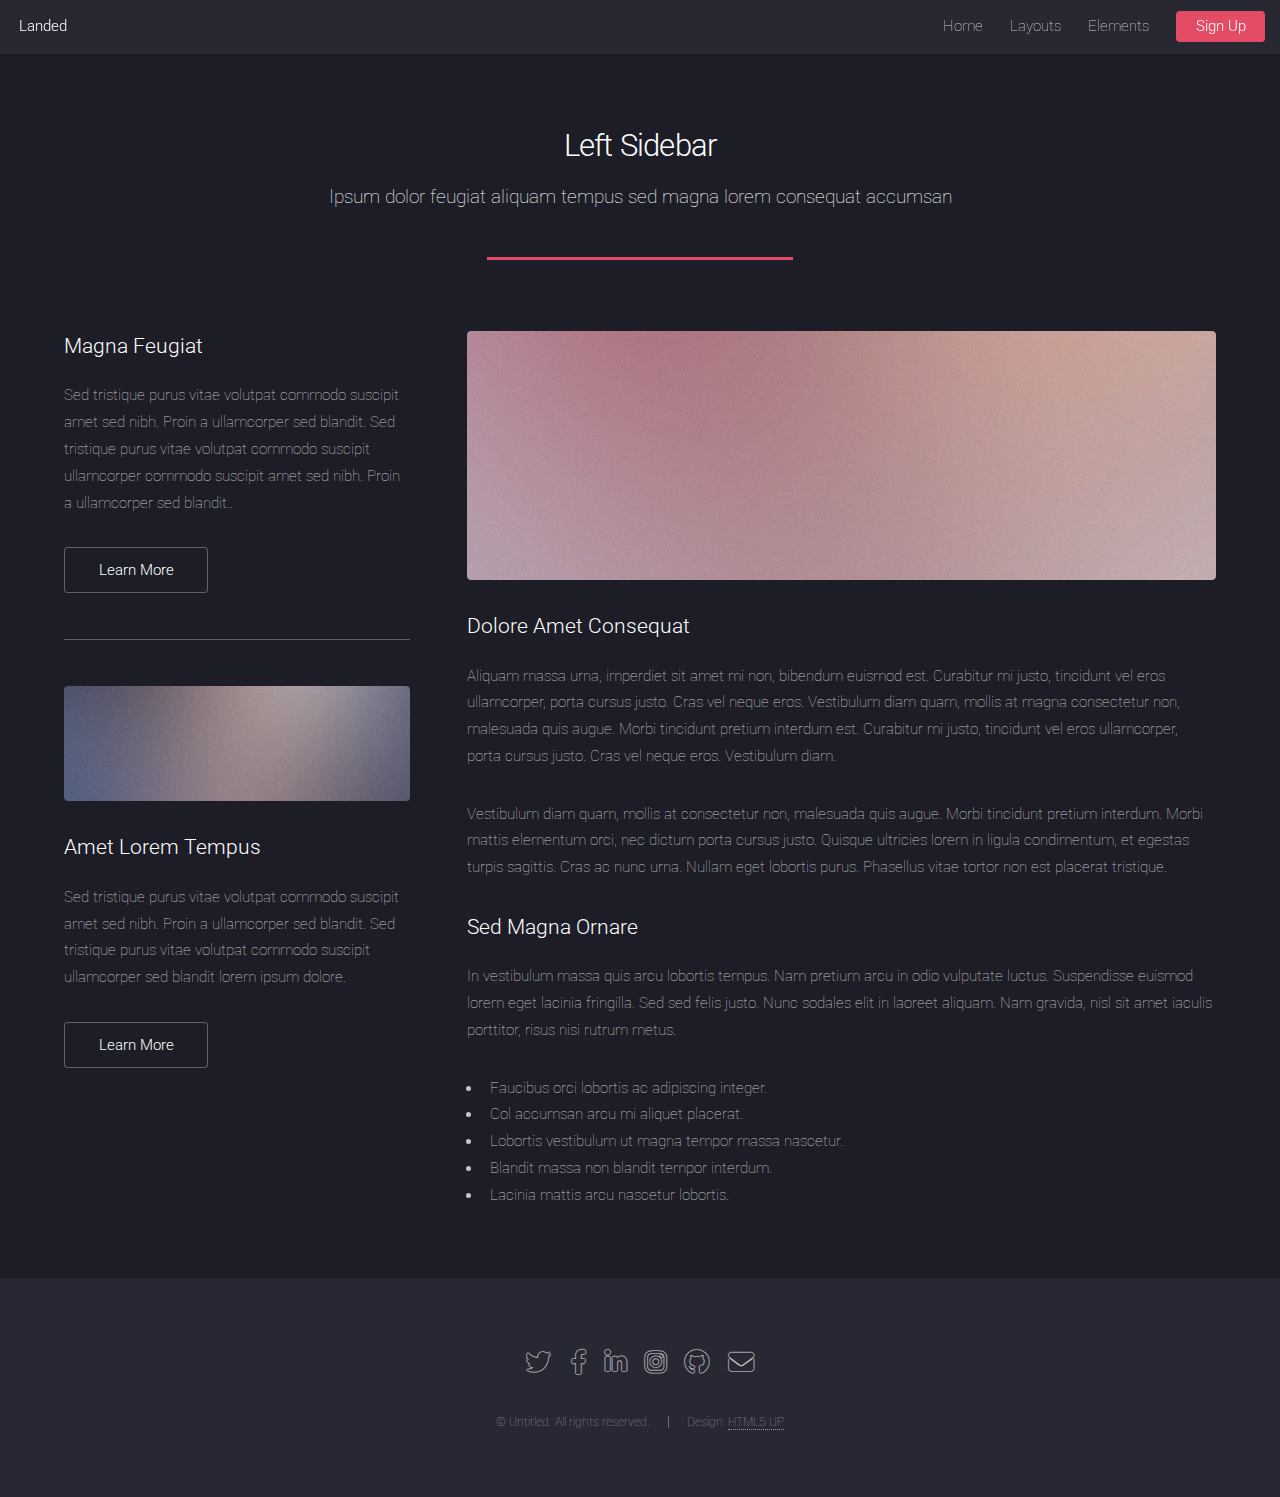
<file: left-sidebar.html>
<!DOCTYPE HTML>
<!--
	Landed by HTML5 UP
	html5up.net | @ajlkn
	Free for personal and commercial use under the CCA 3.0 license (html5up.net/license)
-->
<html>
	<head>
		<title>Left Sidebar - Landed by HTML5 UP</title>
		<meta charset="utf-8" />
		<meta name="viewport" content="width=device-width, initial-scale=1, user-scalable=no" />
		<link rel="stylesheet" href="assets/css/main.css" />
		<noscript><link rel="stylesheet" href="assets/css/noscript.css" /></noscript>
	</head>
	<body class="is-preload">
		<div id="page-wrapper">

			<!-- Header -->
				<header id="header">
					<h1 id="logo"><a href="index.html">Landed</a></h1>
					<nav id="nav">
						<ul>
							<li><a href="index.html">Home</a></li>
							<li>
								<a href="#">Layouts</a>
								<ul>
									<li><a href="left-sidebar.html">Left Sidebar</a></li>
									<li><a href="right-sidebar.html">Right Sidebar</a></li>
									<li><a href="no-sidebar.html">No Sidebar</a></li>
									<li>
										<a href="#">Submenu</a>
										<ul>
											<li><a href="#">Option 1</a></li>
											<li><a href="#">Option 2</a></li>
											<li><a href="#">Option 3</a></li>
											<li><a href="#">Option 4</a></li>
										</ul>
									</li>
								</ul>
							</li>
							<li><a href="elements.html">Elements</a></li>
							<li><a href="#" class="button primary">Sign Up</a></li>
						</ul>
					</nav>
				</header>

			<!-- Main -->
				<div id="main" class="wrapper style1">
					<div class="container">
						<header class="major">
							<h2>Left Sidebar</h2>
							<p>Ipsum dolor feugiat aliquam tempus sed magna lorem consequat accumsan</p>
						</header>
						<div class="row gtr-150">
							<div class="col-4 col-12-medium">

								<!-- Sidebar -->
									<section id="sidebar">
										<section>
											<h3>Magna Feugiat</h3>
											<p>Sed tristique purus vitae volutpat commodo suscipit amet sed nibh. Proin a ullamcorper sed blandit. Sed tristique purus vitae volutpat commodo suscipit ullamcorper commodo suscipit amet sed nibh. Proin a ullamcorper sed blandit..</p>
											<footer>
												<ul class="actions">
													<li><a href="#" class="button">Learn More</a></li>
												</ul>
											</footer>
										</section>
										<hr />
										<section>
											<a href="#" class="image fit"><img src="images/pic06.jpg" alt="" /></a>
											<h3>Amet Lorem Tempus</h3>
											<p>Sed tristique purus vitae volutpat commodo suscipit amet sed nibh. Proin a ullamcorper sed blandit. Sed tristique purus vitae volutpat commodo suscipit ullamcorper sed blandit lorem ipsum dolore.</p>
											<footer>
												<ul class="actions">
													<li><a href="#" class="button">Learn More</a></li>
												</ul>
											</footer>
										</section>
									</section>

							</div>
							<div class="col-8 col-12-medium imp-medium">

								<!-- Content -->
									<section id="content">
										<a href="#" class="image fit"><img src="images/pic05.jpg" alt="" /></a>
										<h3>Dolore Amet Consequat</h3>
										<p>Aliquam massa urna, imperdiet sit amet mi non, bibendum euismod est. Curabitur mi justo, tincidunt vel eros ullamcorper, porta cursus justo. Cras vel neque eros. Vestibulum diam quam, mollis at magna consectetur non, malesuada quis augue. Morbi tincidunt pretium interdum est. Curabitur mi justo, tincidunt vel eros ullamcorper, porta cursus justo. Cras vel neque eros. Vestibulum diam.</p>
										<p>Vestibulum diam quam, mollis at consectetur non, malesuada quis augue. Morbi tincidunt pretium interdum. Morbi mattis elementum orci, nec dictum porta cursus justo. Quisque ultricies lorem in ligula condimentum, et egestas turpis sagittis. Cras ac nunc urna. Nullam eget lobortis purus. Phasellus vitae tortor non est placerat tristique.</p>
										<h3>Sed Magna Ornare</h3>
										<p>In vestibulum massa quis arcu lobortis tempus. Nam pretium arcu in odio vulputate luctus. Suspendisse euismod lorem eget lacinia fringilla. Sed sed felis justo. Nunc sodales elit in laoreet aliquam. Nam gravida, nisl sit amet iaculis porttitor, risus nisi rutrum metus.</p>
										<ul>
											<li>Faucibus orci lobortis ac adipiscing integer.</li>
											<li>Col accumsan arcu mi aliquet placerat.</li>
											<li>Lobortis vestibulum ut magna tempor massa nascetur.</li>
											<li>Blandit massa non blandit tempor interdum.</li>
											<li>Lacinia mattis arcu nascetur lobortis.</li>
										</ul>
									</section>

							</div>
						</div>
					</div>
				</div>

			<!-- Footer -->
				<footer id="footer">
					<ul class="icons">
						<li><a href="#" class="icon brands alt fa-twitter"><span class="label">Twitter</span></a></li>
						<li><a href="#" class="icon brands alt fa-facebook-f"><span class="label">Facebook</span></a></li>
						<li><a href="#" class="icon brands alt fa-linkedin-in"><span class="label">LinkedIn</span></a></li>
						<li><a href="#" class="icon brands alt fa-instagram"><span class="label">Instagram</span></a></li>
						<li><a href="#" class="icon brands alt fa-github"><span class="label">GitHub</span></a></li>
						<li><a href="#" class="icon solid alt fa-envelope"><span class="label">Email</span></a></li>
					</ul>
					<ul class="copyright">
						<li>&copy; Untitled. All rights reserved.</li><li>Design: <a href="http://html5up.net">HTML5 UP</a></li>
					</ul>
				</footer>

		</div>

		<!-- Scripts -->
			<script src="assets/js/jquery.min.js"></script>
			<script src="assets/js/jquery.scrolly.min.js"></script>
			<script src="assets/js/jquery.dropotron.min.js"></script>
			<script src="assets/js/jquery.scrollex.min.js"></script>
			<script src="assets/js/browser.min.js"></script>
			<script src="assets/js/breakpoints.min.js"></script>
			<script src="assets/js/util.js"></script>
			<script src="assets/js/main.js"></script>

	</body>
</html>
</file>
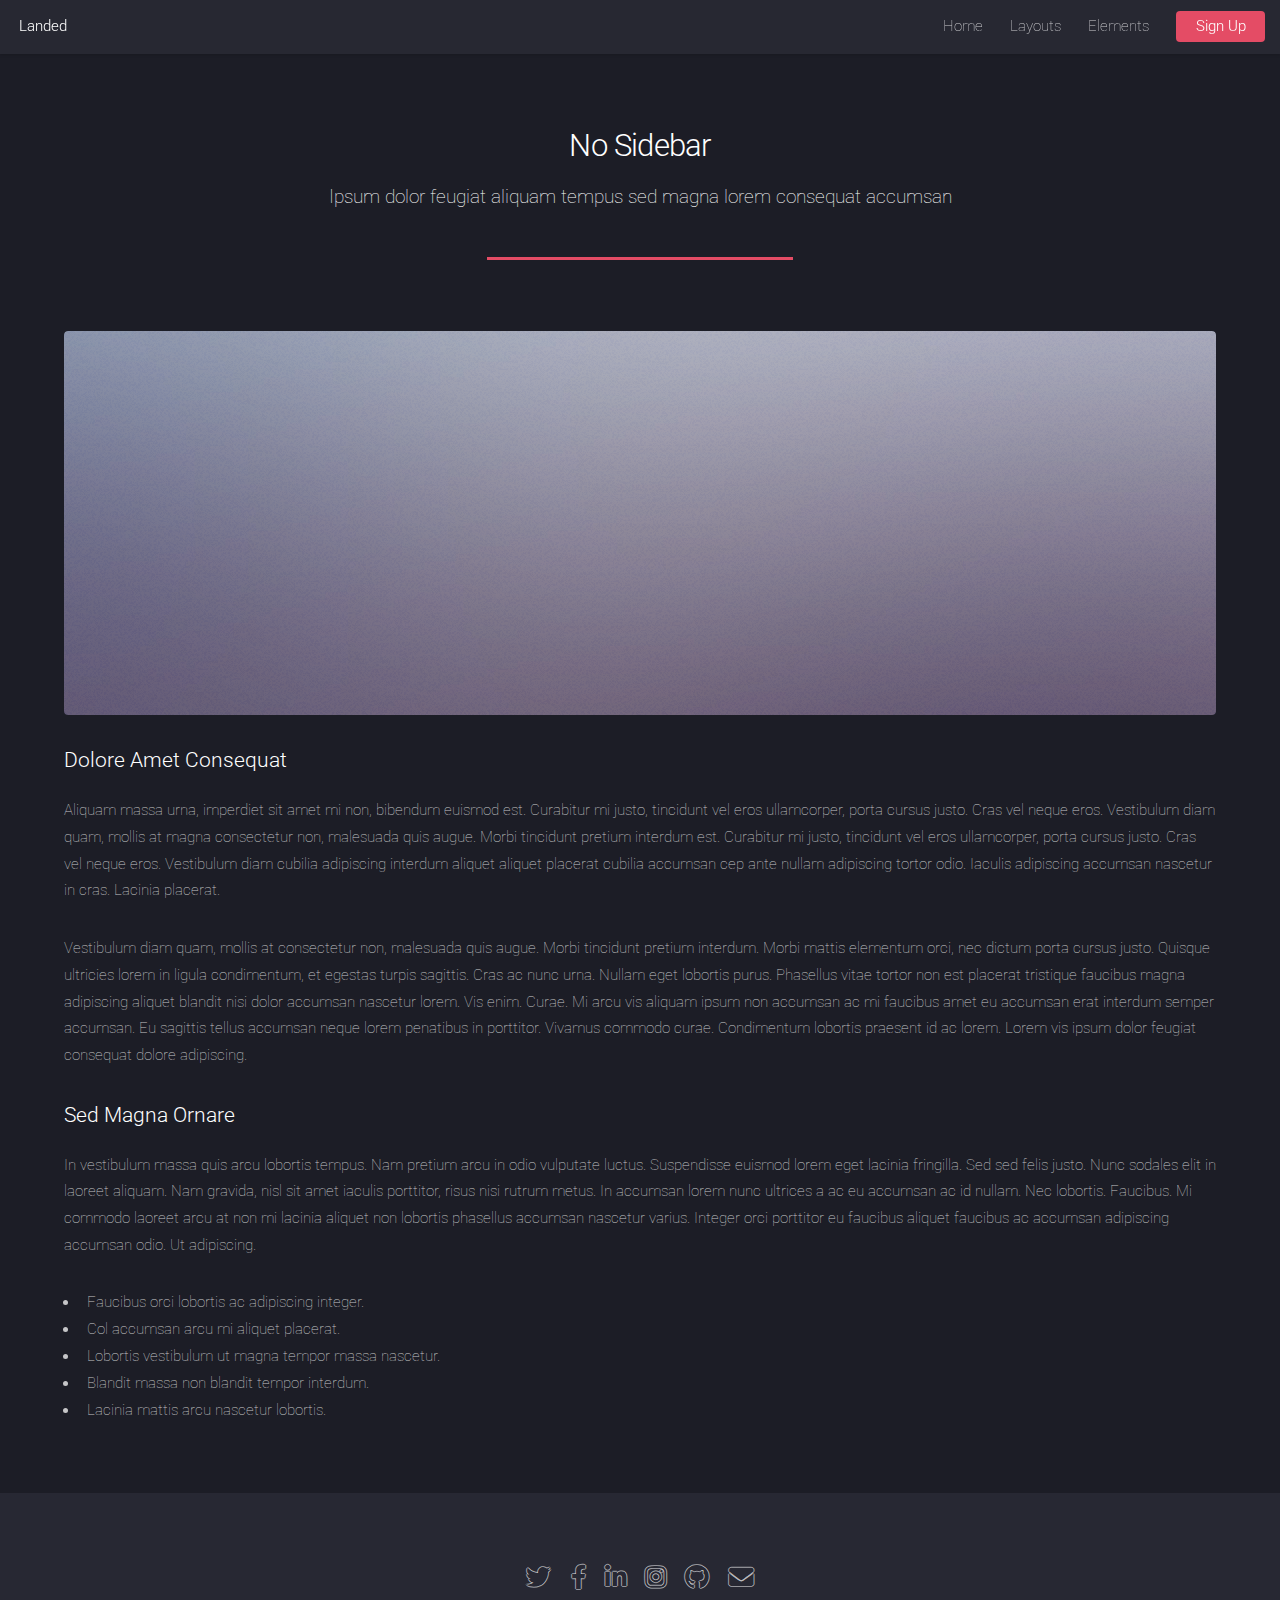
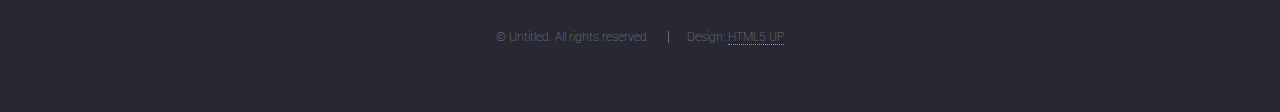
<file: no-sidebar.html>
<!DOCTYPE HTML>
<!--
	Landed by HTML5 UP
	html5up.net | @ajlkn
	Free for personal and commercial use under the CCA 3.0 license (html5up.net/license)
-->
<html>
	<head>
		<title>No Sidebar - Landed by HTML5 UP</title>
		<meta charset="utf-8" />
		<meta name="viewport" content="width=device-width, initial-scale=1, user-scalable=no" />
		<link rel="stylesheet" href="assets/css/main.css" />
		<noscript><link rel="stylesheet" href="assets/css/noscript.css" /></noscript>
	</head>
	<body class="is-preload">
		<div id="page-wrapper">

			<!-- Header -->
				<header id="header">
					<h1 id="logo"><a href="index.html">Landed</a></h1>
					<nav id="nav">
						<ul>
							<li><a href="index.html">Home</a></li>
							<li>
								<a href="#">Layouts</a>
								<ul>
									<li><a href="left-sidebar.html">Left Sidebar</a></li>
									<li><a href="right-sidebar.html">Right Sidebar</a></li>
									<li><a href="no-sidebar.html">No Sidebar</a></li>
									<li>
										<a href="#">Submenu</a>
										<ul>
											<li><a href="#">Option 1</a></li>
											<li><a href="#">Option 2</a></li>
											<li><a href="#">Option 3</a></li>
											<li><a href="#">Option 4</a></li>
										</ul>
									</li>
								</ul>
							</li>
							<li><a href="elements.html">Elements</a></li>
							<li><a href="#" class="button primary">Sign Up</a></li>
						</ul>
					</nav>
				</header>

			<!-- Main -->
				<div id="main" class="wrapper style1">
					<div class="container">
						<header class="major">
							<h2>No Sidebar</h2>
							<p>Ipsum dolor feugiat aliquam tempus sed magna lorem consequat accumsan</p>
						</header>

						<!-- Content -->
							<section id="content">
								<a href="#" class="image fit"><img src="images/pic07.jpg" alt="" /></a>
								<h3>Dolore Amet Consequat</h3>
								<p>Aliquam massa urna, imperdiet sit amet mi non, bibendum euismod est. Curabitur mi justo, tincidunt vel eros ullamcorper, porta cursus justo. Cras vel neque eros. Vestibulum diam quam, mollis at magna consectetur non, malesuada quis augue. Morbi tincidunt pretium interdum est. Curabitur mi justo, tincidunt vel eros ullamcorper, porta cursus justo. Cras vel neque eros. Vestibulum diam cubilia adipiscing interdum aliquet aliquet placerat cubilia accumsan cep ante nullam adipiscing tortor odio. Iaculis adipiscing accumsan nascetur in cras. Lacinia placerat.</p>
								<p>Vestibulum diam quam, mollis at consectetur non, malesuada quis augue. Morbi tincidunt pretium interdum. Morbi mattis elementum orci, nec dictum porta cursus justo. Quisque ultricies lorem in ligula condimentum, et egestas turpis sagittis. Cras ac nunc urna. Nullam eget lobortis purus. Phasellus vitae tortor non est placerat tristique faucibus magna adipiscing aliquet blandit nisi dolor accumsan nascetur lorem. Vis enim. Curae. Mi arcu vis aliquam ipsum non accumsan ac mi faucibus amet eu accumsan erat interdum semper accumsan. Eu sagittis tellus accumsan neque lorem penatibus in porttitor. Vivamus commodo curae. Condimentum lobortis praesent id ac lorem. Lorem vis ipsum dolor feugiat consequat dolore adipiscing.</p>
								<h3>Sed Magna Ornare</h3>
								<p>In vestibulum massa quis arcu lobortis tempus. Nam pretium arcu in odio vulputate luctus. Suspendisse euismod lorem eget lacinia fringilla. Sed sed felis justo. Nunc sodales elit in laoreet aliquam. Nam gravida, nisl sit amet iaculis porttitor, risus nisi rutrum metus. In accumsan lorem nunc ultrices a ac eu accumsan ac id nullam. Nec lobortis. Faucibus. Mi commodo laoreet arcu at non mi lacinia aliquet non lobortis phasellus accumsan nascetur varius. Integer orci porttitor eu faucibus aliquet faucibus ac accumsan adipiscing accumsan odio. Ut adipiscing.</p>
								<ul>
									<li>Faucibus orci lobortis ac adipiscing integer.</li>
									<li>Col accumsan arcu mi aliquet placerat.</li>
									<li>Lobortis vestibulum ut magna tempor massa nascetur.</li>
									<li>Blandit massa non blandit tempor interdum.</li>
									<li>Lacinia mattis arcu nascetur lobortis.</li>
								</ul>
							</section>

					</div>
				</div>

			<!-- Footer -->
				<footer id="footer">
					<ul class="icons">
						<li><a href="#" class="icon brands alt fa-twitter"><span class="label">Twitter</span></a></li>
						<li><a href="#" class="icon brands alt fa-facebook-f"><span class="label">Facebook</span></a></li>
						<li><a href="#" class="icon brands alt fa-linkedin-in"><span class="label">LinkedIn</span></a></li>
						<li><a href="#" class="icon brands alt fa-instagram"><span class="label">Instagram</span></a></li>
						<li><a href="#" class="icon brands alt fa-github"><span class="label">GitHub</span></a></li>
						<li><a href="#" class="icon solid alt fa-envelope"><span class="label">Email</span></a></li>
					</ul>
					<ul class="copyright">
						<li>&copy; Untitled. All rights reserved.</li><li>Design: <a href="http://html5up.net">HTML5 UP</a></li>
					</ul>
				</footer>

		</div>

		<!-- Scripts -->
			<script src="assets/js/jquery.min.js"></script>
			<script src="assets/js/jquery.scrolly.min.js"></script>
			<script src="assets/js/jquery.dropotron.min.js"></script>
			<script src="assets/js/jquery.scrollex.min.js"></script>
			<script src="assets/js/browser.min.js"></script>
			<script src="assets/js/breakpoints.min.js"></script>
			<script src="assets/js/util.js"></script>
			<script src="assets/js/main.js"></script>

	</body>
</html>
</file>
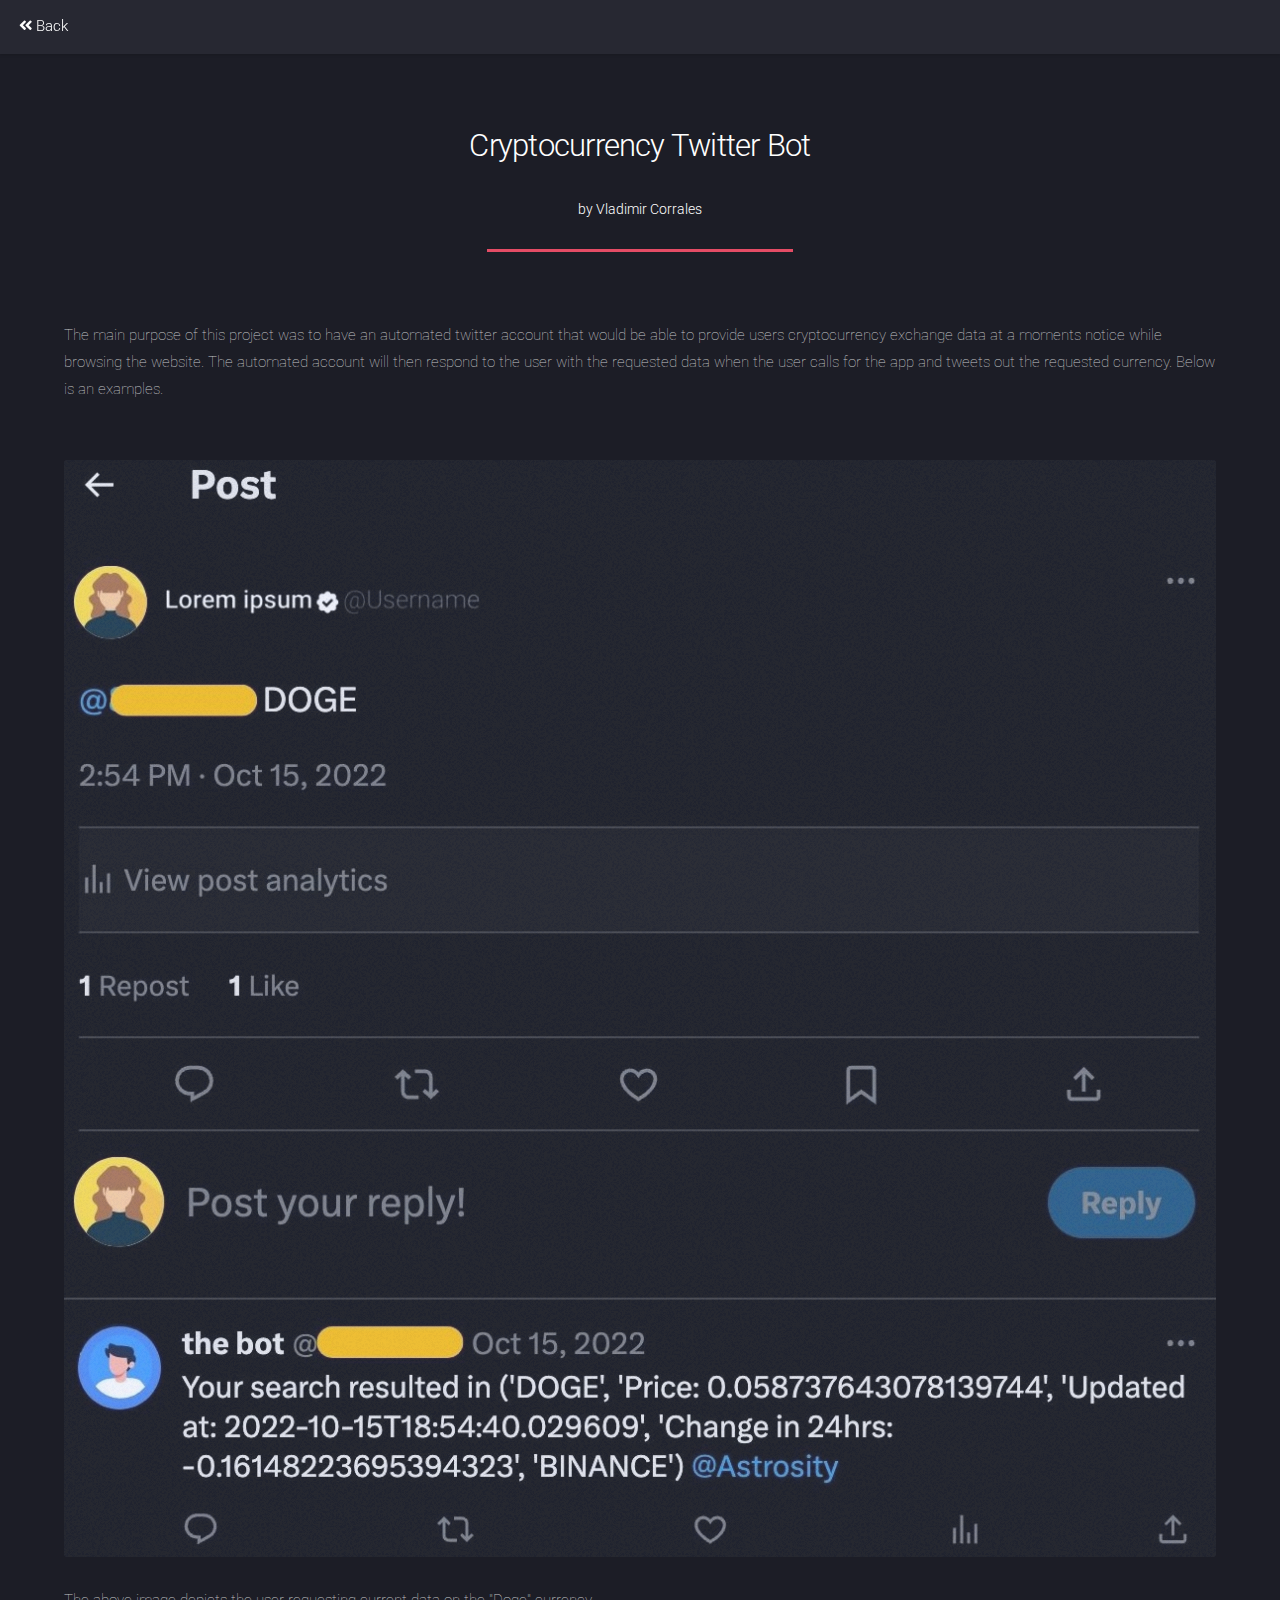
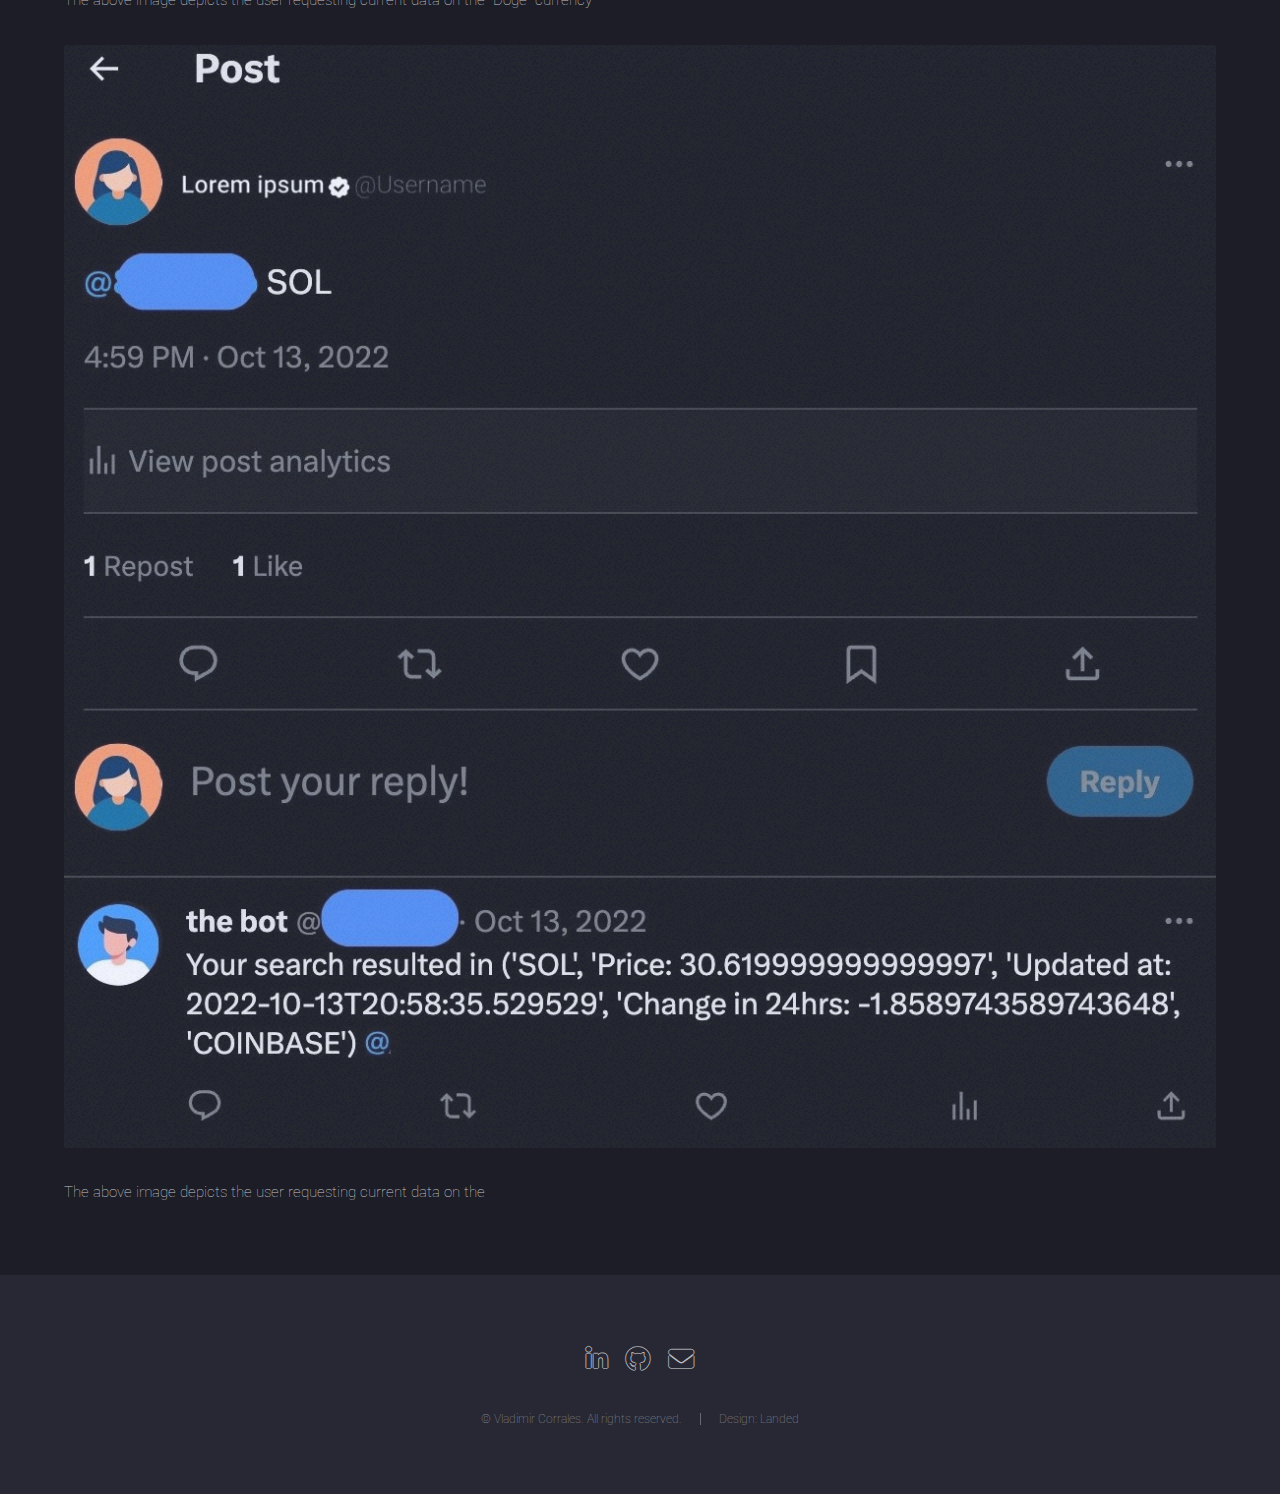
<file: project1.html>
<!DOCTYPE HTML>
<!--
	Landed by HTML5 UP
	html5up.net | @ajlkn
	Free for personal and commercial use under the CCA 3.0 license (html5up.net/license)
-->
<html>
	<head>
		<title>Crypto Twitter Bot</title>
		<link rel="apple-touch-icon" sizes="180x180" href="images/apple-touch-icon.png">
		<link rel="icon" type="image/png" sizes="32x32" href="images/favicon-32x32.png">
		<link rel="icon" type="image/png" sizes="16x16" href="images/favicon-16x16.png">
		<link rel="manifest" href="images/site.webmanifest">
		<meta name="msapplication-TileColor" content="#da532c">
		<meta name="theme-color" content="#ffffff">
		<meta charset="utf-8" />
		<meta name="viewport" content="width=device-width, initial-scale=1, user-scalable=no" />
		<link rel="stylesheet" href="assets/css/main.css" />
		<noscript><link rel="stylesheet" href="assets/css/noscript.css" /></noscript>
	</head>
	<body class="is-preload">
		<div id="page-wrapper">

			<!-- Header -->
				<header id="header">
					<h1 id="logo"><a href="index.html"> <i class="fa fa-angle-double-left"></i>   Back</a></h1>
					
				</header>

			<!-- Main -->
				<div id="main" class="wrapper style1">
					<div class="container">
						<header class="major">
							<h2>Cryptocurrency Twitter Bot</h2>
							<h5>by Vladimir Corrales</h5>
						</header>

						<!-- Content -->
							<section id="content">
								<p> The main purpose of this project was to have an automated twitter account that would be able to provide users
									cryptocurrency exchange data at a moments notice while browsing the website. The automated account will then 
									respond to the user with the requested data when the user calls for the app and tweets out the requested currency.
									Below is an examples.
								</p>
								<br>
								<a class="image fit"><img src="images/CryptoScreen1.jpg" class="align-center" alt="" /></a>
								<p>The above image depicts the user requesting current data on the "Doge" currency </p>
								<a class="image fit"><img src="images/CryptoScreen2.jpg"  class="align-center" alt="" /></a>
								<p>The above image depicts the user requesting current data on the </p>
								
							</section>
					</div>
				</div>

			<!-- Footer -->
				<footer id="footer">
					<ul class="icons">
						
						<li><a href="https://www.linkedin.com/in/vladimir-corrales3/" class="icon brands alt fa-linkedin-in"><span class="label">LinkedIn</span></a></li>
						<li><a href="#" class="icon brands alt fa-github"><span class="label">GitHub</span></a></li>
						<li><a href="#" class="icon solid alt fa-envelope"><span class="label">Email</span></a></li>
					</ul>
					<ul class="copyright">
						<li>&copy; Vladimir Corrales. All rights reserved.</li><li>Design: Landed</a></li>
					</ul>
				</footer>

		</div>

		<!-- Scripts -->
			<script src="assets/js/jquery.min.js"></script>
			<script src="assets/js/jquery.scrolly.min.js"></script>
			<script src="assets/js/jquery.dropotron.min.js"></script>
			<script src="assets/js/jquery.scrollex.min.js"></script>
			<script src="assets/js/browser.min.js"></script>
			<script src="assets/js/breakpoints.min.js"></script>
			<script src="assets/js/util.js"></script>
			<script src="assets/js/main.js"></script>

	</body>
</html>
</file>
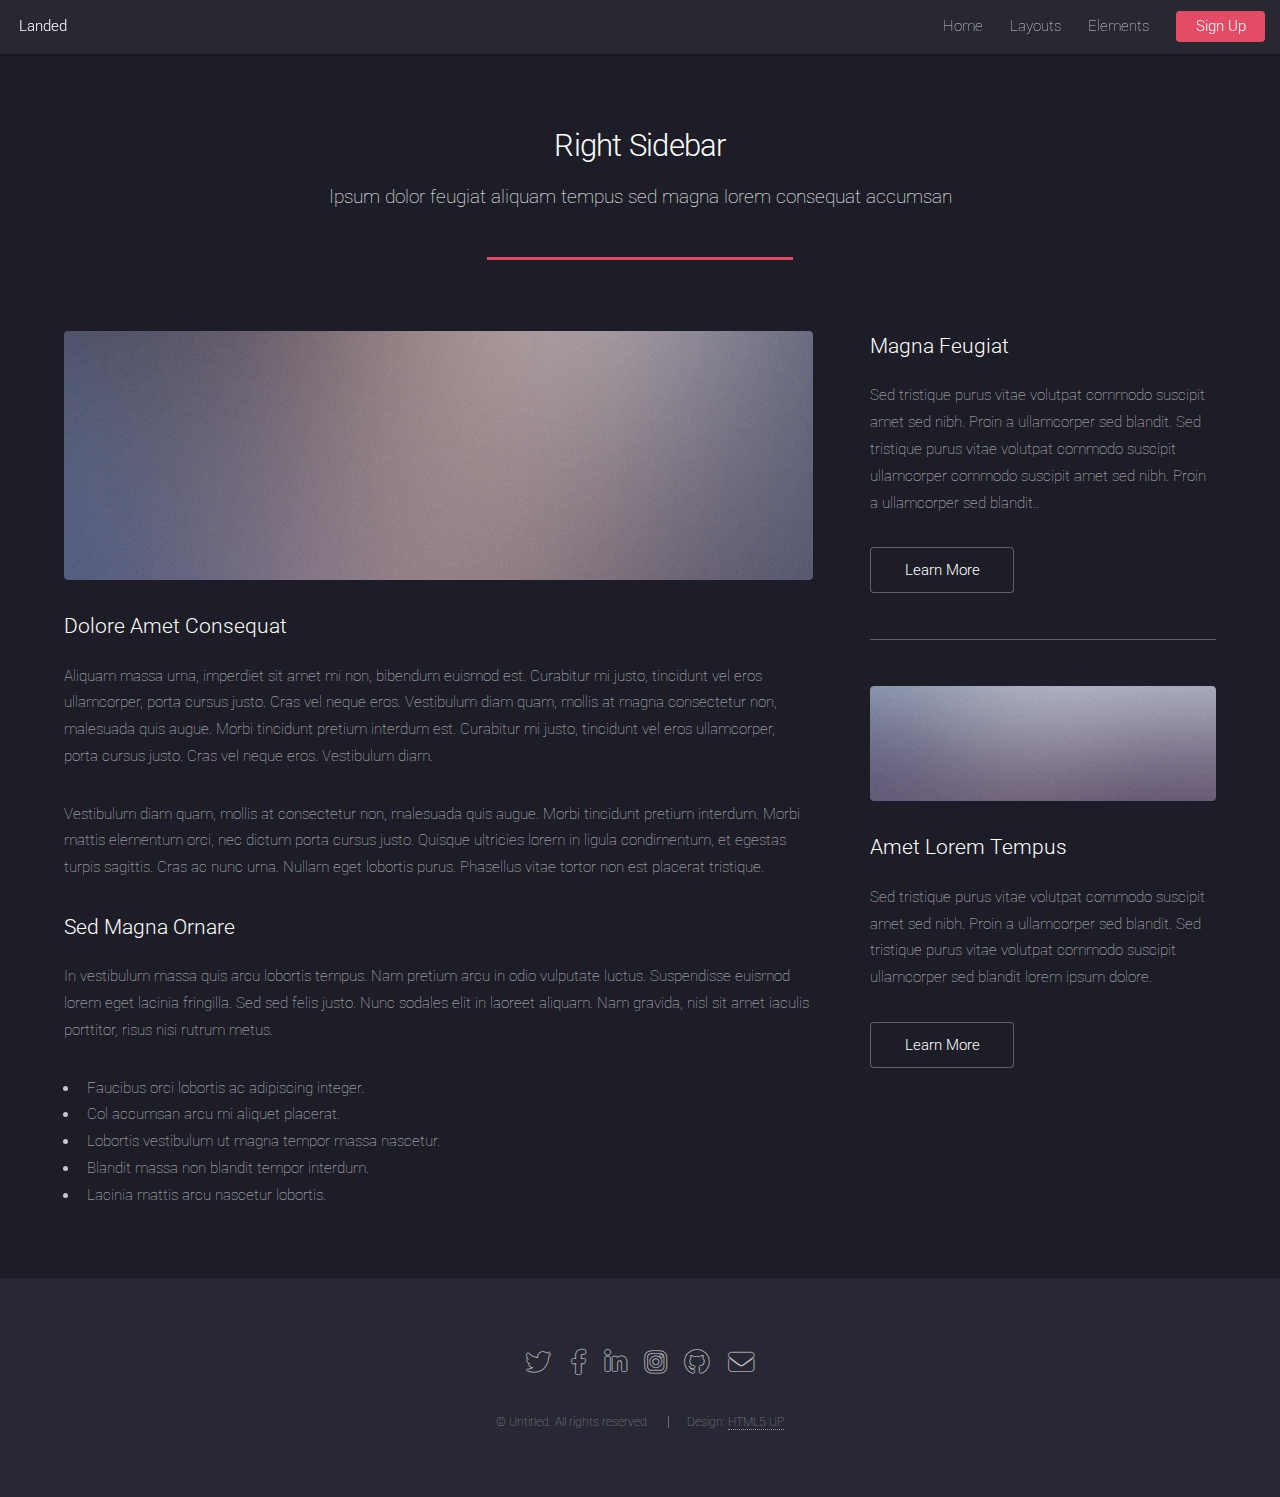
<file: right-sidebar.html>
<!DOCTYPE HTML>
<!--
	Landed by HTML5 UP
	html5up.net | @ajlkn
	Free for personal and commercial use under the CCA 3.0 license (html5up.net/license)
-->
<html>
	<head>
		<title>Right Sidebar - Landed by HTML5 UP</title>
		<meta charset="utf-8" />
		<meta name="viewport" content="width=device-width, initial-scale=1, user-scalable=no" />
		<link rel="stylesheet" href="assets/css/main.css" />
		<noscript><link rel="stylesheet" href="assets/css/noscript.css" /></noscript>
	</head>
	<body class="is-preload">
		<div id="page-wrapper">

			<!-- Header -->
				<header id="header">
					<h1 id="logo"><a href="index.html">Landed</a></h1>
					<nav id="nav">
						<ul>
							<li><a href="index.html">Home</a></li>
							<li>
								<a href="#">Layouts</a>
								<ul>
									<li><a href="left-sidebar.html">Left Sidebar</a></li>
									<li><a href="right-sidebar.html">Right Sidebar</a></li>
									<li><a href="no-sidebar.html">No Sidebar</a></li>
									<li>
										<a href="#">Submenu</a>
										<ul>
											<li><a href="#">Option 1</a></li>
											<li><a href="#">Option 2</a></li>
											<li><a href="#">Option 3</a></li>
											<li><a href="#">Option 4</a></li>
										</ul>
									</li>
								</ul>
							</li>
							<li><a href="elements.html">Elements</a></li>
							<li><a href="#" class="button primary">Sign Up</a></li>
						</ul>
					</nav>
				</header>

			<!-- Main -->
				<div id="main" class="wrapper style1">
					<div class="container">
						<header class="major">
							<h2>Right Sidebar</h2>
							<p>Ipsum dolor feugiat aliquam tempus sed magna lorem consequat accumsan</p>
						</header>
						<div class="row gtr-150">
							<div class="col-8 col-12-medium">

								<!-- Content -->
									<section id="content">
										<a href="#" class="image fit"><img src="images/pic06.jpg" alt="" /></a>
										<h3>Dolore Amet Consequat</h3>
										<p>Aliquam massa urna, imperdiet sit amet mi non, bibendum euismod est. Curabitur mi justo, tincidunt vel eros ullamcorper, porta cursus justo. Cras vel neque eros. Vestibulum diam quam, mollis at magna consectetur non, malesuada quis augue. Morbi tincidunt pretium interdum est. Curabitur mi justo, tincidunt vel eros ullamcorper, porta cursus justo. Cras vel neque eros. Vestibulum diam.</p>
										<p>Vestibulum diam quam, mollis at consectetur non, malesuada quis augue. Morbi tincidunt pretium interdum. Morbi mattis elementum orci, nec dictum porta cursus justo. Quisque ultricies lorem in ligula condimentum, et egestas turpis sagittis. Cras ac nunc urna. Nullam eget lobortis purus. Phasellus vitae tortor non est placerat tristique.</p>
										<h3>Sed Magna Ornare</h3>
										<p>In vestibulum massa quis arcu lobortis tempus. Nam pretium arcu in odio vulputate luctus. Suspendisse euismod lorem eget lacinia fringilla. Sed sed felis justo. Nunc sodales elit in laoreet aliquam. Nam gravida, nisl sit amet iaculis porttitor, risus nisi rutrum metus.</p>
										<ul>
											<li>Faucibus orci lobortis ac adipiscing integer.</li>
											<li>Col accumsan arcu mi aliquet placerat.</li>
											<li>Lobortis vestibulum ut magna tempor massa nascetur.</li>
											<li>Blandit massa non blandit tempor interdum.</li>
											<li>Lacinia mattis arcu nascetur lobortis.</li>
										</ul>
									</section>

							</div>
							<div class="col-4 col-12-medium">

								<!-- Sidebar -->
									<section id="sidebar">
										<section>
											<h3>Magna Feugiat</h3>
											<p>Sed tristique purus vitae volutpat commodo suscipit amet sed nibh. Proin a ullamcorper sed blandit. Sed tristique purus vitae volutpat commodo suscipit ullamcorper commodo suscipit amet sed nibh. Proin a ullamcorper sed blandit..</p>
											<footer>
												<ul class="actions">
													<li><a href="#" class="button">Learn More</a></li>
												</ul>
											</footer>
										</section>
										<hr />
										<section>
											<a href="#" class="image fit"><img src="images/pic07.jpg" alt="" /></a>
											<h3>Amet Lorem Tempus</h3>
											<p>Sed tristique purus vitae volutpat commodo suscipit amet sed nibh. Proin a ullamcorper sed blandit. Sed tristique purus vitae volutpat commodo suscipit ullamcorper sed blandit lorem ipsum dolore.</p>
											<footer>
												<ul class="actions">
													<li><a href="#" class="button">Learn More</a></li>
												</ul>
											</footer>
										</section>
									</section>

							</div>
						</div>
					</div>
				</div>

			<!-- Footer -->
				<footer id="footer">
					<ul class="icons">
						<li><a href="#" class="icon brands alt fa-twitter"><span class="label">Twitter</span></a></li>
						<li><a href="#" class="icon brands alt fa-facebook-f"><span class="label">Facebook</span></a></li>
						<li><a href="#" class="icon brands alt fa-linkedin-in"><span class="label">LinkedIn</span></a></li>
						<li><a href="#" class="icon brands alt fa-instagram"><span class="label">Instagram</span></a></li>
						<li><a href="#" class="icon brands alt fa-github"><span class="label">GitHub</span></a></li>
						<li><a href="#" class="icon solid alt fa-envelope"><span class="label">Email</span></a></li>
					</ul>
					<ul class="copyright">
						<li>&copy; Untitled. All rights reserved.</li><li>Design: <a href="http://html5up.net">HTML5 UP</a></li>
					</ul>
				</footer>

		</div>

		<!-- Scripts -->
			<script src="assets/js/jquery.min.js"></script>
			<script src="assets/js/jquery.scrolly.min.js"></script>
			<script src="assets/js/jquery.dropotron.min.js"></script>
			<script src="assets/js/jquery.scrollex.min.js"></script>
			<script src="assets/js/browser.min.js"></script>
			<script src="assets/js/breakpoints.min.js"></script>
			<script src="assets/js/util.js"></script>
			<script src="assets/js/main.js"></script>

	</body>
</html>
</file>
<file: assets/css/noscript.css>
/*
	Landed by HTML5 UP
	html5up.net | @ajlkn
	Free for personal and commercial use under the CCA 3.0 license (html5up.net/license)
*/

/* Loader */

	body.landing.is-preload:before {
		display: none;
	}

	body.landing.is-preload:after {
		display: none;
	}
</file>
<file: assets/css/main.css>
@import url("fontawesome-all.min.css");
@import url("https://fonts.googleapis.com/css?family=Roboto:100,300,100italic,300italic");

/*
	Landed by HTML5 UP
	html5up.net | @ajlkn
	Free for personal and commercial use under the CCA 3.0 license (html5up.net/license)
*/

html, body, div, span, applet, object,
iframe, h1, h2, h3, h4, h5, h6, p, blockquote,
pre, a, abbr, acronym, address, big, cite,
code, del, dfn, em, img, ins, kbd, q, s, samp,
small, strike, strong, sub, sup, tt, var, b,
u, i, center, dl, dt, dd, ol, ul, li, fieldset,
form, label, legend, table, caption, tbody,
tfoot, thead, tr, th, td, article, aside,
canvas, details, embed, figure, figcaption,
footer, header, hgroup, menu, nav, output, ruby,
section, summary, time, mark, audio, video {
	margin: 0;
	padding: 0;
	border: 0;
	font-size: 100%;
	font: inherit;
	vertical-align: baseline;}

article, aside, details, figcaption, figure,
footer, header, hgroup, menu, nav, section {
	display: block;}

body {
	line-height: 1;
}

ol, ul {
	list-style: none;
}

blockquote, q {
	quotes: none;
}

	blockquote:before, blockquote:after, q:before, q:after {
		content: '';
		content: none;
	}

table {
	border-collapse: collapse;
	border-spacing: 0;
}

body {
	-webkit-text-size-adjust: none;
}

mark {
	background-color: transparent;
	color: inherit;
}

input::-moz-focus-inner {
	border: 0;
	padding: 0;
}

input, select, textarea {
	-moz-appearance: none;
	-webkit-appearance: none;
	-ms-appearance: none;
	appearance: none;
}

/* Basic */

	html {
		box-sizing: border-box;
	}

	*, *:before, *:after {
		box-sizing: inherit;
	}

	html, body {
		background: #1c1d26;
	}

	body.is-preload *, body.is-preload *:before, body.is-preload *:after {
		-moz-animation: none !important;
		-webkit-animation: none !important;
		-ms-animation: none !important;
		animation: none !important;
		-moz-transition: none !important;
		-webkit-transition: none !important;
		-ms-transition: none !important;
		transition: none !important;
	}

	body, input, select, textarea {
		color: rgba(255, 255, 255, 0.75);
		font-family: "Roboto", Helvetica, sans-serif;
		font-size: 15pt;
		font-weight: 100;
		line-height: 1.75em;
	}

	a {
		-moz-transition: border-color 0.2s ease-in-out, color 0.2s ease-in-out;
		-webkit-transition: border-color 0.2s ease-in-out, color 0.2s ease-in-out;
		-ms-transition: border-color 0.2s ease-in-out, color 0.2s ease-in-out;
		transition: border-color 0.2s ease-in-out, color 0.2s ease-in-out;
		border-bottom: dotted 1px;
		color: #e44c65;
		text-decoration: none;
	}

		a:hover {
			color: #e44c65 !important;
			border-bottom-color: transparent;
		}

	strong, b {
		color: #ffffff;
		font-weight: 300;
	}

	em, i {
		font-style: italic;
	}

	p {
		margin: 0 0 2em 0;
	}

	h1, h2, h3, h4, h5, h6 {
		color: #ffffff;
		font-weight: 300;
		line-height: 1em;
		margin: 0 0 1em 0;
	}

		h1 a, h2 a, h3 a, h4 a, h5 a, h6 a {
			color: inherit;
			border: 0;
		}

	h2 {
		font-size: 2em;
		line-height: 1.5em;
		letter-spacing: -0.025em;
	}

	h3 {
		font-size: 1.35em;
		line-height: 1.5em;
	}

	h4 {
		font-size: 1.1em;
		line-height: 1.5em;
	}

	h5 {
		font-size: 0.9em;
		line-height: 1.5em;
	}

	h6 {
		font-size: 0.7em;
		line-height: 1.5em;
	}

	sub {
		font-size: 0.8em;
		position: relative;
		top: 0.5em;
	}

	sup {
		font-size: 0.8em;
		position: relative;
		top: -0.5em;
	}

	hr {
		border: 0;
		border-bottom: solid 1px rgba(255, 255, 255, 0.3);
		margin: 3em 0;
	}

		hr.major {
			margin: 4em 0;
		}

	blockquote {
		border-left: solid 4px rgba(255, 255, 255, 0.3);
		font-style: italic;
		margin: 0 0 2em 0;
		padding: 0.5em 0 0.5em 2em;
	}

	code {
		background: rgba(255, 255, 255, 0.075);
		border-radius: 4px;
		font-family: "Courier New", monospace;
		font-size: 0.9em;
		margin: 0 0.25em;
		padding: 0.25em 0.65em;
	}

	pre {
		-webkit-overflow-scrolling: touch;
		font-family: "Courier New", monospace;
		font-size: 0.9em;
		margin: 0 0 2em 0;
	}

		pre code {
			display: block;
			line-height: 1.75em;
			padding: 1em 1.5em;
			overflow-x: auto;
		}

	.align-left {
		text-align: left;
	}

	.align-center {
		text-align: center;
	}

	.align-right {
		text-align: right;
	}

/* Loader */

	@-moz-keyframes spinner-show {
		0% {
			opacity: 0;
		}

		100% {
			opacity: 1;
		}
	}

	@-webkit-keyframes spinner-show {
		0% {
			opacity: 0;
		}

		100% {
			opacity: 1;
		}
	}

	@-ms-keyframes spinner-show {
		0% {
			opacity: 0;
		}

		100% {
			opacity: 1;
		}
	}

	@keyframes spinner-show {
		0% {
			opacity: 0;
		}

		100% {
			opacity: 1;
		}
	}

	@-moz-keyframes spinner-hide {
		0% {
			color: rgba(255, 255, 255, 0.15);
			z-index: 100001;
			-moz-transform: scale(1) rotate(0deg);
			-webkit-transform: scale(1) rotate(0deg);
			-ms-transform: scale(1) rotate(0deg);
			transform: scale(1) rotate(0deg);
		}

		99% {
			color: #1c1d26;
			z-index: 100001;
			-moz-transform: scale(0.5) rotate(360deg);
			-webkit-transform: scale(0.5) rotate(360deg);
			-ms-transform: scale(0.5) rotate(360deg);
			transform: scale(0.5) rotate(360deg);
		}

		100% {
			color: #1c1d26;
			z-index: -1;
			-moz-transform: scale(0.5) rotate(360deg);
			-webkit-transform: scale(0.5) rotate(360deg);
			-ms-transform: scale(0.5) rotate(360deg);
			transform: scale(0.5) rotate(360deg);
		}
	}

	@-webkit-keyframes spinner-hide {
		0% {
			color: rgba(255, 255, 255, 0.15);
			z-index: 100001;
			-moz-transform: scale(1) rotate(0deg);
			-webkit-transform: scale(1) rotate(0deg);
			-ms-transform: scale(1) rotate(0deg);
			transform: scale(1) rotate(0deg);
		}

		99% {
			color: #1c1d26;
			z-index: 100001;
			-moz-transform: scale(0.5) rotate(360deg);
			-webkit-transform: scale(0.5) rotate(360deg);
			-ms-transform: scale(0.5) rotate(360deg);
			transform: scale(0.5) rotate(360deg);
		}

		100% {
			color: #1c1d26;
			z-index: -1;
			-moz-transform: scale(0.5) rotate(360deg);
			-webkit-transform: scale(0.5) rotate(360deg);
			-ms-transform: scale(0.5) rotate(360deg);
			transform: scale(0.5) rotate(360deg);
		}
	}

	@-ms-keyframes spinner-hide {
		0% {
			color: rgba(255, 255, 255, 0.15);
			z-index: 100001;
			-moz-transform: scale(1) rotate(0deg);
			-webkit-transform: scale(1) rotate(0deg);
			-ms-transform: scale(1) rotate(0deg);
			transform: scale(1) rotate(0deg);
		}

		99% {
			color: #1c1d26;
			z-index: 100001;
			-moz-transform: scale(0.5) rotate(360deg);
			-webkit-transform: scale(0.5) rotate(360deg);
			-ms-transform: scale(0.5) rotate(360deg);
			transform: scale(0.5) rotate(360deg);
		}

		100% {
			color: #1c1d26;
			z-index: -1;
			-moz-transform: scale(0.5) rotate(360deg);
			-webkit-transform: scale(0.5) rotate(360deg);
			-ms-transform: scale(0.5) rotate(360deg);
			transform: scale(0.5) rotate(360deg);
		}
	}

	@keyframes spinner-hide {
		0% {
			color: rgba(255, 255, 255, 0.15);
			z-index: 100001;
			-moz-transform: scale(1) rotate(0deg);
			-webkit-transform: scale(1) rotate(0deg);
			-ms-transform: scale(1) rotate(0deg);
			transform: scale(1) rotate(0deg);
		}

		99% {
			color: #1c1d26;
			z-index: 100001;
			-moz-transform: scale(0.5) rotate(360deg);
			-webkit-transform: scale(0.5) rotate(360deg);
			-ms-transform: scale(0.5) rotate(360deg);
			transform: scale(0.5) rotate(360deg);
		}

		100% {
			color: #1c1d26;
			z-index: -1;
			-moz-transform: scale(0.5) rotate(360deg);
			-webkit-transform: scale(0.5) rotate(360deg);
			-ms-transform: scale(0.5) rotate(360deg);
			transform: scale(0.5) rotate(360deg);
		}
	}

	@-moz-keyframes spinner-rotate {
		0% {
			-moz-transform: scale(1) rotate(0deg);
			-webkit-transform: scale(1) rotate(0deg);
			-ms-transform: scale(1) rotate(0deg);
			transform: scale(1) rotate(0deg);
		}

		100% {
			-moz-transform: scale(1) rotate(360deg);
			-webkit-transform: scale(1) rotate(360deg);
			-ms-transform: scale(1) rotate(360deg);
			transform: scale(1) rotate(360deg);
		}
	}

	@-webkit-keyframes spinner-rotate {
		0% {
			-moz-transform: scale(1) rotate(0deg);
			-webkit-transform: scale(1) rotate(0deg);
			-ms-transform: scale(1) rotate(0deg);
			transform: scale(1) rotate(0deg);
		}

		100% {
			-moz-transform: scale(1) rotate(360deg);
			-webkit-transform: scale(1) rotate(360deg);
			-ms-transform: scale(1) rotate(360deg);
			transform: scale(1) rotate(360deg);
		}
	}

	@-ms-keyframes spinner-rotate {
		0% {
			-moz-transform: scale(1) rotate(0deg);
			-webkit-transform: scale(1) rotate(0deg);
			-ms-transform: scale(1) rotate(0deg);
			transform: scale(1) rotate(0deg);
		}

		100% {
			-moz-transform: scale(1) rotate(360deg);
			-webkit-transform: scale(1) rotate(360deg);
			-ms-transform: scale(1) rotate(360deg);
			transform: scale(1) rotate(360deg);
		}
	}

	@keyframes spinner-rotate {
		0% {
			-moz-transform: scale(1) rotate(0deg);
			-webkit-transform: scale(1) rotate(0deg);
			-ms-transform: scale(1) rotate(0deg);
			transform: scale(1) rotate(0deg);
		}

		100% {
			-moz-transform: scale(1) rotate(360deg);
			-webkit-transform: scale(1) rotate(360deg);
			-ms-transform: scale(1) rotate(360deg);
			transform: scale(1) rotate(360deg);
		}
	}

	@-moz-keyframes overlay-hide {
		0% {
			opacity: 1;
			z-index: 100000;
		}

		15% {
			opacity: 1;
			z-index: 100000;
		}

		99% {
			opacity: 0;
			z-index: 100000;
		}

		100% {
			opacity: 0;
			z-index: -1;
		}
	}

	@-webkit-keyframes overlay-hide {
		0% {
			opacity: 1;
			z-index: 100000;
		}

		15% {
			opacity: 1;
			z-index: 100000;
		}

		99% {
			opacity: 0;
			z-index: 100000;
		}

		100% {
			opacity: 0;
			z-index: -1;
		}
	}

	@-ms-keyframes overlay-hide {
		0% {
			opacity: 1;
			z-index: 100000;
		}

		15% {
			opacity: 1;
			z-index: 100000;
		}

		99% {
			opacity: 0;
			z-index: 100000;
		}

		100% {
			opacity: 0;
			z-index: -1;
		}
	}

	@keyframes overlay-hide {
		0% {
			opacity: 1;
			z-index: 100000;
		}

		15% {
			opacity: 1;
			z-index: 100000;
		}

		99% {
			opacity: 0;
			z-index: 100000;
		}

		100% {
			opacity: 0;
			z-index: -1;
		}
	}

	body.landing {
		text-decoration: none;
	}

		body.landing:before {
			-moz-osx-font-smoothing: grayscale;
			-webkit-font-smoothing: antialiased;
			display: inline-block;
			font-style: normal;
			font-variant: normal;
			text-rendering: auto;
			line-height: 1;
			text-transform: none !important;
			font-family: 'Font Awesome 5 Free';
			font-weight: 900;
		}

		body.landing:before {
			-moz-animation: spinner-show 1.5s 1 0.25s ease forwards, spinner-hide 0.25s ease-in-out forwards !important;
			-webkit-animation: spinner-show 1.5s 1 0.25s ease forwards, spinner-hide 0.25s ease-in-out forwards !important;
			-ms-animation: spinner-show 1.5s 1 0.25s ease forwards, spinner-hide 0.25s ease-in-out forwards !important;
			animation: spinner-show 1.5s 1 0.25s ease forwards, spinner-hide 0.25s ease-in-out forwards !important;
			-moz-transform-origin: 50% 50%;
			-webkit-transform-origin: 50% 50%;
			-ms-transform-origin: 50% 50%;
			transform-origin: 50% 50%;
			color: rgba(255, 255, 255, 0.15);
			content: '\f1ce';
			cursor: default;
			display: block;
			font-size: 2em;
			height: 2em;
			left: 50%;
			line-height: 2em;
			margin: -1em 0 0 -1em;
			opacity: 0;
			position: fixed;
			text-align: center;
			top: 50%;
			width: 2em;
			z-index: -1;
		}

		body.landing:after {
			-moz-animation: overlay-hide 1.5s ease-in forwards !important;
			-webkit-animation: overlay-hide 1.5s ease-in forwards !important;
			-ms-animation: overlay-hide 1.5s ease-in forwards !important;
			animation: overlay-hide 1.5s ease-in forwards !important;
			background: #1c1d26;
			content: '';
			display: block;
			height: 100%;
			left: 0;
			opacity: 0;
			position: fixed;
			top: 0;
			width: 100%;
			z-index: -1;
		}

		body.landing.is-preload:before {
			-moz-animation: spinner-show 1.5s 1 0.25s ease forwards, spinner-rotate 0.75s infinite linear !important;
			-webkit-animation: spinner-show 1.5s 1 0.25s ease forwards, spinner-rotate 0.75s infinite linear !important;
			-ms-animation: spinner-show 1.5s 1 0.25s ease forwards, spinner-rotate 0.75s infinite linear !important;
			animation: spinner-show 1.5s 1 0.25s ease forwards, spinner-rotate 0.75s infinite linear !important;
			z-index: 100001;
		}

		body.landing.is-preload:after {
			-moz-animation: none !important;
			-webkit-animation: none !important;
			-ms-animation: none !important;
			animation: none !important;
			opacity: 1;
			z-index: 100000;
		}

	@media (-webkit-min-device-pixel-ratio: 2) {

		body.landing:before {
			line-height: 2.025em;
		}

	}

/* Container */

	.container {
		margin: 0 auto;
		max-width: calc(100% - 4em);
		width: 70em;
	}

		.container.xsmall {
			width: 17.5em;
		}

		.container.small {
			width: 35em;
		}

		.container.medium {
			width: 52.5em;
		}

		.container.large {
			width: 87.5em;
		}

		.container.xlarge {
			width: 105em;
		}

		.container.max {
			width: 100%;
		}

		@media screen and (max-width: 1280px) {

			.container {
				width: 90%;
				max-width: 100%;
			}

		}

		@media screen and (max-width: 980px) {

			.container {
				width: 100% !important;
			}

		}

/* Row */

	.row {
		display: flex;
		flex-wrap: wrap;
		box-sizing: border-box;
		align-items: stretch;
	}

		.row > * {
			box-sizing: border-box;
		}

		.row.gtr-uniform > * > :last-child {
			margin-bottom: 0;
		}

		.row.aln-left {
			justify-content: flex-start;
		}

		.row.aln-center {
			justify-content: center;
		}

		.row.aln-right {
			justify-content: flex-end;
		}

		.row.aln-top {
			align-items: flex-start;
		}

		.row.aln-middle {
			align-items: center;
		}

		.row.aln-bottom {
			align-items: flex-end;
		}

		.row > .imp {
			order: -1;
		}

		.row > .col-1 {
			width: 8.33333%;
		}

		.row > .off-1 {
			margin-left: 8.33333%;
		}

		.row > .col-2 {
			width: 16.66667%;
		}

		.row > .off-2 {
			margin-left: 16.66667%;
		}

		.row > .col-3 {
			width: 25%;
		}

		.row > .off-3 {
			margin-left: 25%;
		}

		.row > .col-4 {
			width: 33.33333%;
		}

		.row > .off-4 {
			margin-left: 33.33333%;
		}

		.row > .col-5 {
			width: 41.66667%;
		}

		.row > .off-5 {
			margin-left: 41.66667%;
		}

		.row > .col-6 {
			width: 50%;
		}

		.row > .off-6 {
			margin-left: 50%;
		}

		.row > .col-7 {
			width: 58.33333%;
		}

		.row > .off-7 {
			margin-left: 58.33333%;
		}

		.row > .col-8 {
			width: 66.66667%;
		}

		.row > .off-8 {
			margin-left: 66.66667%;
		}

		.row > .col-9 {
			width: 75%;
		}

		.row > .off-9 {
			margin-left: 75%;
		}

		.row > .col-10 {
			width: 83.33333%;
		}

		.row > .off-10 {
			margin-left: 83.33333%;
		}

		.row > .col-11 {
			width: 91.66667%;
		}

		.row > .off-11 {
			margin-left: 91.66667%;
		}

		.row > .col-12 {
			width: 100%;
		}

		.row > .off-12 {
			margin-left: 100%;
		}

		.row.gtr-0 {
			margin-top: 0;
			margin-left: 0em;
		}

			.row.gtr-0 > * {
				padding: 0 0 0 0em;
			}

			.row.gtr-0.gtr-uniform {
				margin-top: 0em;
			}

				.row.gtr-0.gtr-uniform > * {
					padding-top: 0em;
				}

		.row.gtr-25 {
			margin-top: 0;
			margin-left: -0.625em;
		}

			.row.gtr-25 > * {
				padding: 0 0 0 0.625em;
			}

			.row.gtr-25.gtr-uniform {
				margin-top: -0.625em;
			}

				.row.gtr-25.gtr-uniform > * {
					padding-top: 0.625em;
				}

		.row.gtr-50 {
			margin-top: 0;
			margin-left: -1.25em;
		}

			.row.gtr-50 > * {
				padding: 0 0 0 1.25em;
			}

			.row.gtr-50.gtr-uniform {
				margin-top: -1.25em;
			}

				.row.gtr-50.gtr-uniform > * {
					padding-top: 1.25em;
				}

		.row {
			margin-top: 0;
			margin-left: -2.5em;
		}

			.row > * {
				padding: 0 0 0 2.5em;
			}

			.row.gtr-uniform {
				margin-top: -2.5em;
			}

				.row.gtr-uniform > * {
					padding-top: 2.5em;
				}

		.row.gtr-150 {
			margin-top: 0;
			margin-left: -3.75em;
		}

			.row.gtr-150 > * {
				padding: 0 0 0 3.75em;
			}

			.row.gtr-150.gtr-uniform {
				margin-top: -3.75em;
			}

				.row.gtr-150.gtr-uniform > * {
					padding-top: 3.75em;
				}

		.row.gtr-200 {
			margin-top: 0;
			margin-left: -5em;
		}

			.row.gtr-200 > * {
				padding: 0 0 0 5em;
			}

			.row.gtr-200.gtr-uniform {
				margin-top: -5em;
			}

				.row.gtr-200.gtr-uniform > * {
					padding-top: 5em;
				}

		@media screen and (max-width: 1680px) {

			.row {
				display: flex;
				flex-wrap: wrap;
				box-sizing: border-box;
				align-items: stretch;
			}

				.row > * {
					box-sizing: border-box;
				}

				.row.gtr-uniform > * > :last-child {
					margin-bottom: 0;
				}

				.row.aln-left {
					justify-content: flex-start;
				}

				.row.aln-center {
					justify-content: center;
				}

				.row.aln-right {
					justify-content: flex-end;
				}

				.row.aln-top {
					align-items: flex-start;
				}

				.row.aln-middle {
					align-items: center;
				}

				.row.aln-bottom {
					align-items: flex-end;
				}

				.row > .imp-xlarge {
					order: -1;
				}

				.row > .col-1-xlarge {
					width: 8.33333%;
				}

				.row > .off-1-xlarge {
					margin-left: 8.33333%;
				}

				.row > .col-2-xlarge {
					width: 16.66667%;
				}

				.row > .off-2-xlarge {
					margin-left: 16.66667%;
				}

				.row > .col-3-xlarge {
					width: 25%;
				}

				.row > .off-3-xlarge {
					margin-left: 25%;
				}

				.row > .col-4-xlarge {
					width: 33.33333%;
				}

				.row > .off-4-xlarge {
					margin-left: 33.33333%;
				}

				.row > .col-5-xlarge {
					width: 41.66667%;
				}

				.row > .off-5-xlarge {
					margin-left: 41.66667%;
				}

				.row > .col-6-xlarge {
					width: 50%;
				}

				.row > .off-6-xlarge {
					margin-left: 50%;
				}

				.row > .col-7-xlarge {
					width: 58.33333%;
				}

				.row > .off-7-xlarge {
					margin-left: 58.33333%;
				}

				.row > .col-8-xlarge {
					width: 66.66667%;
				}

				.row > .off-8-xlarge {
					margin-left: 66.66667%;
				}

				.row > .col-9-xlarge {
					width: 75%;
				}

				.row > .off-9-xlarge {
					margin-left: 75%;
				}

				.row > .col-10-xlarge {
					width: 83.33333%;
				}

				.row > .off-10-xlarge {
					margin-left: 83.33333%;
				}

				.row > .col-11-xlarge {
					width: 91.66667%;
				}

				.row > .off-11-xlarge {
					margin-left: 91.66667%;
				}

				.row > .col-12-xlarge {
					width: 100%;
				}

				.row > .off-12-xlarge {
					margin-left: 100%;
				}

				.row.gtr-0 {
					margin-top: 0;
					margin-left: 0em;
				}

					.row.gtr-0 > * {
						padding: 0 0 0 0em;
					}

					.row.gtr-0.gtr-uniform {
						margin-top: 0em;
					}

						.row.gtr-0.gtr-uniform > * {
							padding-top: 0em;
						}

				.row.gtr-25 {
					margin-top: 0;
					margin-left: -0.625em;
				}

					.row.gtr-25 > * {
						padding: 0 0 0 0.625em;
					}

					.row.gtr-25.gtr-uniform {
						margin-top: -0.625em;
					}

						.row.gtr-25.gtr-uniform > * {
							padding-top: 0.625em;
						}

				.row.gtr-50 {
					margin-top: 0;
					margin-left: -1.25em;
				}

					.row.gtr-50 > * {
						padding: 0 0 0 1.25em;
					}

					.row.gtr-50.gtr-uniform {
						margin-top: -1.25em;
					}

						.row.gtr-50.gtr-uniform > * {
							padding-top: 1.25em;
						}

				.row {
					margin-top: 0;
					margin-left: -2.5em;
				}

					.row > * {
						padding: 0 0 0 2.5em;
					}

					.row.gtr-uniform {
						margin-top: -2.5em;
					}

						.row.gtr-uniform > * {
							padding-top: 2.5em;
						}

				.row.gtr-150 {
					margin-top: 0;
					margin-left: -3.75em;
				}

					.row.gtr-150 > * {
						padding: 0 0 0 3.75em;
					}

					.row.gtr-150.gtr-uniform {
						margin-top: -3.75em;
					}

						.row.gtr-150.gtr-uniform > * {
							padding-top: 3.75em;
						}

				.row.gtr-200 {
					margin-top: 0;
					margin-left: -5em;
				}

					.row.gtr-200 > * {
						padding: 0 0 0 5em;
					}

					.row.gtr-200.gtr-uniform {
						margin-top: -5em;
					}

						.row.gtr-200.gtr-uniform > * {
							padding-top: 5em;
						}

		}

		@media screen and (max-width: 1280px) {

			.row {
				display: flex;
				flex-wrap: wrap;
				box-sizing: border-box;
				align-items: stretch;
			}

				.row > * {
					box-sizing: border-box;
				}

				.row.gtr-uniform > * > :last-child {
					margin-bottom: 0;
				}

				.row.aln-left {
					justify-content: flex-start;
				}

				.row.aln-center {
					justify-content: center;
				}

				.row.aln-right {
					justify-content: flex-end;
				}

				.row.aln-top {
					align-items: flex-start;
				}

				.row.aln-middle {
					align-items: center;
				}

				.row.aln-bottom {
					align-items: flex-end;
				}

				.row > .imp-large {
					order: -1;
				}

				.row > .col-1-large {
					width: 8.33333%;
				}

				.row > .off-1-large {
					margin-left: 8.33333%;
				}

				.row > .col-2-large {
					width: 16.66667%;
				}

				.row > .off-2-large {
					margin-left: 16.66667%;
				}

				.row > .col-3-large {
					width: 25%;
				}

				.row > .off-3-large {
					margin-left: 25%;
				}

				.row > .col-4-large {
					width: 33.33333%;
				}

				.row > .off-4-large {
					margin-left: 33.33333%;
				}

				.row > .col-5-large {
					width: 41.66667%;
				}

				.row > .off-5-large {
					margin-left: 41.66667%;
				}

				.row > .col-6-large {
					width: 50%;
				}

				.row > .off-6-large {
					margin-left: 50%;
				}

				.row > .col-7-large {
					width: 58.33333%;
				}

				.row > .off-7-large {
					margin-left: 58.33333%;
				}

				.row > .col-8-large {
					width: 66.66667%;
				}

				.row > .off-8-large {
					margin-left: 66.66667%;
				}

				.row > .col-9-large {
					width: 75%;
				}

				.row > .off-9-large {
					margin-left: 75%;
				}

				.row > .col-10-large {
					width: 83.33333%;
				}

				.row > .off-10-large {
					margin-left: 83.33333%;
				}

				.row > .col-11-large {
					width: 91.66667%;
				}

				.row > .off-11-large {
					margin-left: 91.66667%;
				}

				.row > .col-12-large {
					width: 100%;
				}

				.row > .off-12-large {
					margin-left: 100%;
				}

				.row.gtr-0 {
					margin-top: 0;
					margin-left: 0em;
				}

					.row.gtr-0 > * {
						padding: 0 0 0 0em;
					}

					.row.gtr-0.gtr-uniform {
						margin-top: 0em;
					}

						.row.gtr-0.gtr-uniform > * {
							padding-top: 0em;
						}

				.row.gtr-25 {
					margin-top: 0;
					margin-left: -0.625em;
				}

					.row.gtr-25 > * {
						padding: 0 0 0 0.625em;
					}

					.row.gtr-25.gtr-uniform {
						margin-top: -0.625em;
					}

						.row.gtr-25.gtr-uniform > * {
							padding-top: 0.625em;
						}

				.row.gtr-50 {
					margin-top: 0;
					margin-left: -1.25em;
				}

					.row.gtr-50 > * {
						padding: 0 0 0 1.25em;
					}

					.row.gtr-50.gtr-uniform {
						margin-top: -1.25em;
					}

						.row.gtr-50.gtr-uniform > * {
							padding-top: 1.25em;
						}

				.row {
					margin-top: 0;
					margin-left: -2.5em;
				}

					.row > * {
						padding: 0 0 0 2.5em;
					}

					.row.gtr-uniform {
						margin-top: -2.5em;
					}

						.row.gtr-uniform > * {
							padding-top: 2.5em;
						}

				.row.gtr-150 {
					margin-top: 0;
					margin-left: -3.75em;
				}

					.row.gtr-150 > * {
						padding: 0 0 0 3.75em;
					}

					.row.gtr-150.gtr-uniform {
						margin-top: -3.75em;
					}

						.row.gtr-150.gtr-uniform > * {
							padding-top: 3.75em;
						}

				.row.gtr-200 {
					margin-top: 0;
					margin-left: -5em;
				}

					.row.gtr-200 > * {
						padding: 0 0 0 5em;
					}

					.row.gtr-200.gtr-uniform {
						margin-top: -5em;
					}

						.row.gtr-200.gtr-uniform > * {
							padding-top: 5em;
						}

		}

		@media screen and (max-width: 980px) {

			.row {
				display: flex;
				flex-wrap: wrap;
				box-sizing: border-box;
				align-items: stretch;
			}

				.row > * {
					box-sizing: border-box;
				}

				.row.gtr-uniform > * > :last-child {
					margin-bottom: 0;
				}

				.row.aln-left {
					justify-content: flex-start;
				}

				.row.aln-center {
					justify-content: center;
				}

				.row.aln-right {
					justify-content: flex-end;
				}

				.row.aln-top {
					align-items: flex-start;
				}

				.row.aln-middle {
					align-items: center;
				}

				.row.aln-bottom {
					align-items: flex-end;
				}

				.row > .imp-medium {
					order: -1;
				}

				.row > .col-1-medium {
					width: 8.33333%;
				}

				.row > .off-1-medium {
					margin-left: 8.33333%;
				}

				.row > .col-2-medium {
					width: 16.66667%;
				}

				.row > .off-2-medium {
					margin-left: 16.66667%;
				}

				.row > .col-3-medium {
					width: 25%;
				}

				.row > .off-3-medium {
					margin-left: 25%;
				}

				.row > .col-4-medium {
					width: 33.33333%;
				}

				.row > .off-4-medium {
					margin-left: 33.33333%;
				}

				.row > .col-5-medium {
					width: 41.66667%;
				}

				.row > .off-5-medium {
					margin-left: 41.66667%;
				}

				.row > .col-6-medium {
					width: 50%;
				}

				.row > .off-6-medium {
					margin-left: 50%;
				}

				.row > .col-7-medium {
					width: 58.33333%;
				}

				.row > .off-7-medium {
					margin-left: 58.33333%;
				}

				.row > .col-8-medium {
					width: 66.66667%;
				}

				.row > .off-8-medium {
					margin-left: 66.66667%;
				}

				.row > .col-9-medium {
					width: 75%;
				}

				.row > .off-9-medium {
					margin-left: 75%;
				}

				.row > .col-10-medium {
					width: 83.33333%;
				}

				.row > .off-10-medium {
					margin-left: 83.33333%;
				}

				.row > .col-11-medium {
					width: 91.66667%;
				}

				.row > .off-11-medium {
					margin-left: 91.66667%;
				}

				.row > .col-12-medium {
					width: 100%;
				}

				.row > .off-12-medium {
					margin-left: 100%;
				}

				.row.gtr-0 {
					margin-top: 0;
					margin-left: 0em;
				}

					.row.gtr-0 > * {
						padding: 0 0 0 0em;
					}

					.row.gtr-0.gtr-uniform {
						margin-top: 0em;
					}

						.row.gtr-0.gtr-uniform > * {
							padding-top: 0em;
						}

				.row.gtr-25 {
					margin-top: 0;
					margin-left: -0.625em;
				}

					.row.gtr-25 > * {
						padding: 0 0 0 0.625em;
					}

					.row.gtr-25.gtr-uniform {
						margin-top: -0.625em;
					}

						.row.gtr-25.gtr-uniform > * {
							padding-top: 0.625em;
						}

				.row.gtr-50 {
					margin-top: 0;
					margin-left: -1.25em;
				}

					.row.gtr-50 > * {
						padding: 0 0 0 1.25em;
					}

					.row.gtr-50.gtr-uniform {
						margin-top: -1.25em;
					}

						.row.gtr-50.gtr-uniform > * {
							padding-top: 1.25em;
						}

				.row {
					margin-top: 0;
					margin-left: -2.5em;
				}

					.row > * {
						padding: 0 0 0 2.5em;
					}

					.row.gtr-uniform {
						margin-top: -2.5em;
					}

						.row.gtr-uniform > * {
							padding-top: 2.5em;
						}

				.row.gtr-150 {
					margin-top: 0;
					margin-left: -3.75em;
				}

					.row.gtr-150 > * {
						padding: 0 0 0 3.75em;
					}

					.row.gtr-150.gtr-uniform {
						margin-top: -3.75em;
					}

						.row.gtr-150.gtr-uniform > * {
							padding-top: 3.75em;
						}

				.row.gtr-200 {
					margin-top: 0;
					margin-left: -5em;
				}

					.row.gtr-200 > * {
						padding: 0 0 0 5em;
					}

					.row.gtr-200.gtr-uniform {
						margin-top: -5em;
					}

						.row.gtr-200.gtr-uniform > * {
							padding-top: 5em;
						}

		}

		@media screen and (max-width: 736px) {

			.row {
				display: flex;
				flex-wrap: wrap;
				box-sizing: border-box;
				align-items: stretch;
			}

				.row > * {
					box-sizing: border-box;
				}

				.row.gtr-uniform > * > :last-child {
					margin-bottom: 0;
				}

				.row.aln-left {
					justify-content: flex-start;
				}

				.row.aln-center {
					justify-content: center;
				}

				.row.aln-right {
					justify-content: flex-end;
				}

				.row.aln-top {
					align-items: flex-start;
				}

				.row.aln-middle {
					align-items: center;
				}

				.row.aln-bottom {
					align-items: flex-end;
				}

				.row > .imp-small {
					order: -1;
				}

				.row > .col-1-small {
					width: 8.33333%;
				}

				.row > .off-1-small {
					margin-left: 8.33333%;
				}

				.row > .col-2-small {
					width: 16.66667%;
				}

				.row > .off-2-small {
					margin-left: 16.66667%;
				}

				.row > .col-3-small {
					width: 25%;
				}

				.row > .off-3-small {
					margin-left: 25%;
				}

				.row > .col-4-small {
					width: 33.33333%;
				}

				.row > .off-4-small {
					margin-left: 33.33333%;
				}

				.row > .col-5-small {
					width: 41.66667%;
				}

				.row > .off-5-small {
					margin-left: 41.66667%;
				}

				.row > .col-6-small {
					width: 50%;
				}

				.row > .off-6-small {
					margin-left: 50%;
				}

				.row > .col-7-small {
					width: 58.33333%;
				}

				.row > .off-7-small {
					margin-left: 58.33333%;
				}

				.row > .col-8-small {
					width: 66.66667%;
				}

				.row > .off-8-small {
					margin-left: 66.66667%;
				}

				.row > .col-9-small {
					width: 75%;
				}

				.row > .off-9-small {
					margin-left: 75%;
				}

				.row > .col-10-small {
					width: 83.33333%;
				}

				.row > .off-10-small {
					margin-left: 83.33333%;
				}

				.row > .col-11-small {
					width: 91.66667%;
				}

				.row > .off-11-small {
					margin-left: 91.66667%;
				}

				.row > .col-12-small {
					width: 100%;
				}

				.row > .off-12-small {
					margin-left: 100%;
				}

				.row.gtr-0 {
					margin-top: 0;
					margin-left: 0em;
				}

					.row.gtr-0 > * {
						padding: 0 0 0 0em;
					}

					.row.gtr-0.gtr-uniform {
						margin-top: 0em;
					}

						.row.gtr-0.gtr-uniform > * {
							padding-top: 0em;
						}

				.row.gtr-25 {
					margin-top: 0;
					margin-left: -0.625em;
				}

					.row.gtr-25 > * {
						padding: 0 0 0 0.625em;
					}

					.row.gtr-25.gtr-uniform {
						margin-top: -0.625em;
					}

						.row.gtr-25.gtr-uniform > * {
							padding-top: 0.625em;
						}

				.row.gtr-50 {
					margin-top: 0;
					margin-left: -1.25em;
				}

					.row.gtr-50 > * {
						padding: 0 0 0 1.25em;
					}

					.row.gtr-50.gtr-uniform {
						margin-top: -1.25em;
					}

						.row.gtr-50.gtr-uniform > * {
							padding-top: 1.25em;
						}

				.row {
					margin-top: 0;
					margin-left: -2.5em;
				}

					.row > * {
						padding: 0 0 0 2.5em;
					}

					.row.gtr-uniform {
						margin-top: -2.5em;
					}

						.row.gtr-uniform > * {
							padding-top: 2.5em;
						}

				.row.gtr-150 {
					margin-top: 0;
					margin-left: -3.75em;
				}

					.row.gtr-150 > * {
						padding: 0 0 0 3.75em;
					}

					.row.gtr-150.gtr-uniform {
						margin-top: -3.75em;
					}

						.row.gtr-150.gtr-uniform > * {
							padding-top: 3.75em;
						}

				.row.gtr-200 {
					margin-top: 0;
					margin-left: -5em;
				}

					.row.gtr-200 > * {
						padding: 0 0 0 5em;
					}

					.row.gtr-200.gtr-uniform {
						margin-top: -5em;
					}

						.row.gtr-200.gtr-uniform > * {
							padding-top: 5em;
						}

		}

		@media screen and (max-width: 480px) {

			.row {
				display: flex;
				flex-wrap: wrap;
				box-sizing: border-box;
				align-items: stretch;
			}

				.row > * {
					box-sizing: border-box;
				}

				.row.gtr-uniform > * > :last-child {
					margin-bottom: 0;
				}

				.row.aln-left {
					justify-content: flex-start;
				}

				.row.aln-center {
					justify-content: center;
				}

				.row.aln-right {
					justify-content: flex-end;
				}

				.row.aln-top {
					align-items: flex-start;
				}

				.row.aln-middle {
					align-items: center;
				}

				.row.aln-bottom {
					align-items: flex-end;
				}

				.row > .imp-xsmall {
					order: -1;
				}

				.row > .col-1-xsmall {
					width: 8.33333%;
				}

				.row > .off-1-xsmall {
					margin-left: 8.33333%;
				}

				.row > .col-2-xsmall {
					width: 16.66667%;
				}

				.row > .off-2-xsmall {
					margin-left: 16.66667%;
				}

				.row > .col-3-xsmall {
					width: 25%;
				}

				.row > .off-3-xsmall {
					margin-left: 25%;
				}

				.row > .col-4-xsmall {
					width: 33.33333%;
				}

				.row > .off-4-xsmall {
					margin-left: 33.33333%;
				}

				.row > .col-5-xsmall {
					width: 41.66667%;
				}

				.row > .off-5-xsmall {
					margin-left: 41.66667%;
				}

				.row > .col-6-xsmall {
					width: 50%;
				}

				.row > .off-6-xsmall {
					margin-left: 50%;
				}

				.row > .col-7-xsmall {
					width: 58.33333%;
				}

				.row > .off-7-xsmall {
					margin-left: 58.33333%;
				}

				.row > .col-8-xsmall {
					width: 66.66667%;
				}

				.row > .off-8-xsmall {
					margin-left: 66.66667%;
				}

				.row > .col-9-xsmall {
					width: 75%;
				}

				.row > .off-9-xsmall {
					margin-left: 75%;
				}

				.row > .col-10-xsmall {
					width: 83.33333%;
				}

				.row > .off-10-xsmall {
					margin-left: 83.33333%;
				}

				.row > .col-11-xsmall {
					width: 91.66667%;
				}

				.row > .off-11-xsmall {
					margin-left: 91.66667%;
				}

				.row > .col-12-xsmall {
					width: 100%;
				}

				.row > .off-12-xsmall {
					margin-left: 100%;
				}

				.row.gtr-0 {
					margin-top: 0;
					margin-left: 0em;
				}

					.row.gtr-0 > * {
						padding: 0 0 0 0em;
					}

					.row.gtr-0.gtr-uniform {
						margin-top: 0em;
					}

						.row.gtr-0.gtr-uniform > * {
							padding-top: 0em;
						}

				.row.gtr-25 {
					margin-top: 0;
					margin-left: -0.625em;
				}

					.row.gtr-25 > * {
						padding: 0 0 0 0.625em;
					}

					.row.gtr-25.gtr-uniform {
						margin-top: -0.625em;
					}

						.row.gtr-25.gtr-uniform > * {
							padding-top: 0.625em;
						}

				.row.gtr-50 {
					margin-top: 0;
					margin-left: -1.25em;
				}

					.row.gtr-50 > * {
						padding: 0 0 0 1.25em;
					}

					.row.gtr-50.gtr-uniform {
						margin-top: -1.25em;
					}

						.row.gtr-50.gtr-uniform > * {
							padding-top: 1.25em;
						}

				.row {
					margin-top: 0;
					margin-left: -2.5em;
				}

					.row > * {
						padding: 0 0 0 2.5em;
					}

					.row.gtr-uniform {
						margin-top: -2.5em;
					}

						.row.gtr-uniform > * {
							padding-top: 2.5em;
						}

				.row.gtr-150 {
					margin-top: 0;
					margin-left: -3.75em;
				}

					.row.gtr-150 > * {
						padding: 0 0 0 3.75em;
					}

					.row.gtr-150.gtr-uniform {
						margin-top: -3.75em;
					}

						.row.gtr-150.gtr-uniform > * {
							padding-top: 3.75em;
						}

				.row.gtr-200 {
					margin-top: 0;
					margin-left: -5em;
				}

					.row.gtr-200 > * {
						padding: 0 0 0 5em;
					}

					.row.gtr-200.gtr-uniform {
						margin-top: -5em;
					}

						.row.gtr-200.gtr-uniform > * {
							padding-top: 5em;
						}

		}

/* Section/Article */

	section.special, article.special {
		text-align: center;
	}

	header p {
		color: #ffffff;
		position: relative;
		margin: 0 0 1.5em 0;
	}

	header h2 + p {
		font-size: 1.25em;
		margin-top: -1em;
		line-height: 1.75em;
	}

	header h3 + p {
		font-size: 1.1em;
		margin-top: -0.8em;
		line-height: 1.75em;
	}

	header h4 + p,
	header h5 + p,
	header h6 + p {
		font-size: 0.9em;
		margin-top: -0.6em;
		line-height: 1.5em;
	}

	header.major {
		margin: 0 0 4em 0;
		position: relative;
		text-align: center;
	}

		header.major:after {
			background: #e44c65;
			content: '';
			display: inline-block;
			height: 0.2em;
			max-width: 20em;
			width: 75%;
		}

	footer.major {
		margin: 4em 0 0 0;
	}

/* Form */

	form {
		margin: 0 0 2em 0;
	}

		form.cta {
			max-width: 35em;
			margin-left: auto;
			margin-right: auto;
		}

	label {
		color: #ffffff;
		display: block;
		font-size: 0.9em;
		font-weight: 300;
		margin: 0 0 1em 0;
	}

	input[type="text"],
	input[type="password"],
	input[type="email"],
	select,
	textarea {
		-moz-appearance: none;
		-webkit-appearance: none;
		-ms-appearance: none;
		appearance: none;
		-moz-transition: border-color 0.2s ease-in-out;
		-webkit-transition: border-color 0.2s ease-in-out;
		-ms-transition: border-color 0.2s ease-in-out;
		transition: border-color 0.2s ease-in-out;
		background: transparent;
		border-radius: 4px;
		border: solid 1px rgba(255, 255, 255, 0.3);
		color: inherit;
		display: block;
		outline: 0;
		padding: 0 1em;
		text-decoration: none;
		width: 100%;
	}

		input[type="text"]:invalid,
		input[type="password"]:invalid,
		input[type="email"]:invalid,
		select:invalid,
		textarea:invalid {
			box-shadow: none;
		}

		input[type="text"]:focus,
		input[type="password"]:focus,
		input[type="email"]:focus,
		select:focus,
		textarea:focus {
			border-color: #e44c65;
		}

	select {
		background-image: url("data:image/svg+xml;charset=utf8,%3Csvg xmlns='http://www.w3.org/2000/svg' width='40' height='40' preserveAspectRatio='none' viewBox='0 0 40 40'%3E%3Cpath d='M9.4,12.3l10.4,10.4l10.4-10.4c0.2-0.2,0.5-0.4,0.9-0.4c0.3,0,0.6,0.1,0.9,0.4l3.3,3.3c0.2,0.2,0.4,0.5,0.4,0.9 c0,0.4-0.1,0.6-0.4,0.9L20.7,31.9c-0.2,0.2-0.5,0.4-0.9,0.4c-0.3,0-0.6-0.1-0.9-0.4L4.3,17.3c-0.2-0.2-0.4-0.5-0.4-0.9 c0-0.4,0.1-0.6,0.4-0.9l3.3-3.3c0.2-0.2,0.5-0.4,0.9-0.4S9.1,12.1,9.4,12.3z' fill='rgba(255, 255, 255, 0.3)' /%3E%3C/svg%3E");
		background-size: 1.25rem;
		background-repeat: no-repeat;
		background-position: calc(100% - 1rem) center;
		height: 3em;
		padding-right: 3em;
		text-overflow: ellipsis;
	}

		select option {
			color: #ffffff;
			background: #1c1d26;
		}

		select:focus::-ms-value {
			background-color: transparent;
		}

		select::-ms-expand {
			display: none;
		}

	input[type="text"],
	input[type="password"],
	input[type="email"],
	select {
		height: 3em;
	}

	textarea {
		padding: 0.75em 1em;
	}

	input[type="checkbox"],
	input[type="radio"] {
		-moz-appearance: none;
		-webkit-appearance: none;
		-ms-appearance: none;
		appearance: none;
		display: block;
		float: left;
		margin-right: -2em;
		opacity: 0;
		width: 1em;
		z-index: -1;
	}

		input[type="checkbox"] + label,
		input[type="radio"] + label {
			text-decoration: none;
			color: rgba(255, 255, 255, 0.75);
			cursor: pointer;
			display: inline-block;
			font-size: 1em;
			font-weight: 100;
			padding-left: 2.55em;
			padding-right: 0.75em;
			position: relative;
		}

			input[type="checkbox"] + label:before,
			input[type="radio"] + label:before {
				-moz-osx-font-smoothing: grayscale;
				-webkit-font-smoothing: antialiased;
				display: inline-block;
				font-style: normal;
				font-variant: normal;
				text-rendering: auto;
				line-height: 1;
				text-transform: none !important;
				font-family: 'Font Awesome 5 Free';
				font-weight: 900;
			}

			input[type="checkbox"] + label:before,
			input[type="radio"] + label:before {
				border-radius: 4px;
				border: solid 1px rgba(255, 255, 255, 0.3);
				content: '';
				display: inline-block;
				font-size: 0.8em;
				height: 2.25em;
				left: 0;
				line-height: 2.25em;
				position: absolute;
				text-align: center;
				top: 0;
				width: 2.25em;
			}

		input[type="checkbox"]:checked + label:before,
		input[type="radio"]:checked + label:before {
			background: rgba(255, 255, 255, 0.25);
			color: #ffffff;
			content: '\f00c';
		}

		input[type="checkbox"]:focus + label:before,
		input[type="radio"]:focus + label:before {
			border-color: #e44c65;
		}

	input[type="checkbox"] + label:before {
		border-radius: 4px;
	}

	input[type="radio"] + label:before {
		border-radius: 100%;
	}

	::-webkit-input-placeholder {
		color: rgba(255, 255, 255, 0.5) !important;
		opacity: 1.0;
	}

	:-moz-placeholder {
		color: rgba(255, 255, 255, 0.5) !important;
		opacity: 1.0;
	}

	::-moz-placeholder {
		color: rgba(255, 255, 255, 0.5) !important;
		opacity: 1.0;
	}

	:-ms-input-placeholder {
		color: rgba(255, 255, 255, 0.5) !important;
		opacity: 1.0;
	}

/* Box */

	.box {
		border-radius: 4px;
		border: solid 1px rgba(255, 255, 255, 0.3);
		margin-bottom: 2em;
		padding: 1.5em;
	}

		.box > :last-child,
		.box > :last-child > :last-child,
		.box > :last-child > :last-child > :last-child {
			margin-bottom: 0;
		}

		.box.alt {
			border: 0;
			border-radius: 0;
			padding: 0;
		}

/* Icon */

	.icon {
		text-decoration: none;
		border-bottom: none;
		position: relative;
	}

		.icon:before {
			-moz-osx-font-smoothing: grayscale;
			-webkit-font-smoothing: antialiased;
			display: inline-block;
			font-style: normal;
			font-variant: normal;
			text-rendering: auto;
			line-height: 1;
			text-transform: none !important;
			font-family: 'Font Awesome 5 Free';
			font-weight: 400;
		}

		.icon > .label {
			display: none;
		}

		.icon:before {
			line-height: inherit;
		}

		.icon.solid:before {
			font-weight: 900 !important;
		}

		.icon.brands:before {
			font-family: 'Font Awesome 5 Brands' !important;
		}

		.icon.alt {
			text-decoration: none;
		}

			.icon.alt:before {
				-moz-osx-font-smoothing: grayscale;
				-webkit-font-smoothing: antialiased;
				display: inline-block;
				font-style: normal;
				font-variant: normal;
				text-rendering: auto;
				line-height: 1;
				text-transform: none !important;
				font-family: 'Font Awesome 5 Free';
				font-weight: 400;
			}

			.icon.alt:before {
				color: #1c1d26 !important;
				text-shadow: 1px 0 0 #ffffff, -1px 0 0 #ffffff, 0 1px 0 #ffffff, 0 -1px 0 #ffffff;
			}

		.icon.major {
			background: #272833;
			border-radius: 100%;
			cursor: default;
			display: inline-block;
			height: 6em;
			line-height: 5.65em;
			margin: 0 0 2em 0;
			text-align: center;
			width: 6em;
		}

			.icon.major:before {
				font-size: 2.25em;
			}

			.icon.major.alt {
				text-decoration: none;
			}

				.icon.major.alt:before {
					-moz-osx-font-smoothing: grayscale;
					-webkit-font-smoothing: antialiased;
					display: inline-block;
					font-style: normal;
					font-variant: normal;
					text-rendering: auto;
					line-height: 1;
					text-transform: none !important;
					font-family: 'Font Awesome 5 Free';
					font-weight: 400;
				}

				.icon.major.alt:before {
					color: #272833 !important;
					text-shadow: 1px 0 0 #ffffff, -1px 0 0 #ffffff, 0 1px 0 #ffffff, 0 -1px 0 #ffffff;
				}

/* Image */

	.image {
		border-radius: 4px;
		border: 0;
		display: inline-block;
		position: relative;
		overflow: hidden;
	}

		.image:before {
			content: '';
			display: block;
			position: absolute;
			left: 0;
			top: 0;
			background-image: url("images/overlay.png");
			width: 100%;
			height: 100%;
			z-index: 1;
		}

		.image img {
			border-radius: 4px;
			display: block;
		}

		.image.left {
			float: left;
			margin: 0 1.5em 1em 0;
			top: 0.25em;
		}

		.image.right {
			float: right;
			margin: 0 0 1em 1.5em;
			top: 0.25em;
		}

		.image.left, .image.right {
			max-width: 40%;
		}

			.image.left img, .image.right img {
				width: 100%;
			}

		.image.fit {
			display: block;
			margin: 0 0 2em 0;
			width: 100%;
		}

			.image.fit img {
				width: 100%;
			}

/* List */

	ol {
		list-style: decimal;
		margin: 0 0 2em 0;
		padding-left: 1.25em;
	}

		ol li {
			padding-left: 0.25em;
		}

	ul {
		list-style: disc;
		margin: 0 0 2em 0;
		padding-left: 1em;
	}

		ul li {
			padding-left: 0.5em;
		}

		ul.alt {
			list-style: none;
			padding-left: 0;
		}

			ul.alt li {
				border-top: solid 1px rgba(255, 255, 255, 0.3);
				padding: 0.5em 0;
			}

				ul.alt li:first-child {
					border-top: 0;
					padding-top: 0;
				}

	dl {
		margin: 0 0 2em 0;
	}

/* Icons */

	ul.icons {
		cursor: default;
		list-style: none;
		padding-left: 0;
	}

		ul.icons li {
			display: inline-block;
			height: 2.5em;
			line-height: 2.5em;
			padding: 0 0.5em;
		}

			ul.icons li .icon {
				font-size: 0.8em;
			}

				ul.icons li .icon:before {
					font-size: 2em;
				}

/* Actions */

	ul.actions {
		display: -moz-flex;
		display: -webkit-flex;
		display: -ms-flex;
		display: flex;
		cursor: default;
		list-style: none;
		margin-left: -1em;
		padding-left: 0;
	}

		ul.actions li {
			padding: 0 0 0 1em;
			vertical-align: middle;
		}

		ul.actions.special {
			-moz-justify-content: center;
			-webkit-justify-content: center;
			-ms-justify-content: center;
			justify-content: center;
			width: 100%;
			margin-left: 0;
		}

			ul.actions.special li:first-child {
				padding-left: 0;
			}

		ul.actions.stacked {
			-moz-flex-direction: column;
			-webkit-flex-direction: column;
			-ms-flex-direction: column;
			flex-direction: column;
			margin-left: 0;
		}

			ul.actions.stacked li {
				padding: 1.3em 0 0 0;
			}

				ul.actions.stacked li:first-child {
					padding-top: 0;
				}

		ul.actions.fit {
			width: calc(100% + 1em);
		}

			ul.actions.fit li {
				-moz-flex-grow: 1;
				-webkit-flex-grow: 1;
				-ms-flex-grow: 1;
				flex-grow: 1;
				-moz-flex-shrink: 1;
				-webkit-flex-shrink: 1;
				-ms-flex-shrink: 1;
				flex-shrink: 1;
				width: 100%;
			}

				ul.actions.fit li > * {
					width: 100%;
				}

			ul.actions.fit.stacked {
				width: 100%;
			}

		@media screen and (max-width: 480px) {

			ul.actions:not(.fixed) {
				-moz-flex-direction: column;
				-webkit-flex-direction: column;
				-ms-flex-direction: column;
				flex-direction: column;
				margin-left: 0;
				width: 100% !important;
			}

				ul.actions:not(.fixed) li {
					-moz-flex-grow: 1;
					-webkit-flex-grow: 1;
					-ms-flex-grow: 1;
					flex-grow: 1;
					-moz-flex-shrink: 1;
					-webkit-flex-shrink: 1;
					-ms-flex-shrink: 1;
					flex-shrink: 1;
					padding: 1em 0 0 0;
					text-align: center;
					width: 100%;
				}

					ul.actions:not(.fixed) li > * {
						width: 100%;
					}

					ul.actions:not(.fixed) li:first-child {
						padding-top: 0;
					}

					ul.actions:not(.fixed) li input[type="submit"],
					ul.actions:not(.fixed) li input[type="reset"],
					ul.actions:not(.fixed) li input[type="button"],
					ul.actions:not(.fixed) li button,
					ul.actions:not(.fixed) li .button {
						width: 100%;
					}

						ul.actions:not(.fixed) li input[type="submit"].icon:before,
						ul.actions:not(.fixed) li input[type="reset"].icon:before,
						ul.actions:not(.fixed) li input[type="button"].icon:before,
						ul.actions:not(.fixed) li button.icon:before,
						ul.actions:not(.fixed) li .button.icon:before {
							margin-left: -0.5em;
						}

		}

/* Table */

	.table-wrapper {
		-webkit-overflow-scrolling: touch;
		overflow-x: auto;
	}

	table {
		margin: 0 0 2em 0;
		width: 100%;
	}

		table tbody tr {
			border: solid 1px rgba(255, 255, 255, 0.3);
			border-left: 0;
			border-right: 0;
		}

			table tbody tr:nth-child(2n + 1) {
				background-color: rgba(255, 255, 255, 0.075);
			}

		table td {
			padding: 0.75em 0.75em;
		}

		table th {
			color: #ffffff;
			font-size: 0.9em;
			font-weight: 300;
			padding: 0 0.75em 0.75em 0.75em;
			text-align: left;
		}

		table thead {
			border-bottom: solid 1px rgba(255, 255, 255, 0.3);
		}

		table tfoot {
			border-top: solid 1px rgba(255, 255, 255, 0.3);
		}

		table.alt {
			border-collapse: separate;
		}

			table.alt tbody tr td {
				border: solid 1px rgba(255, 255, 255, 0.3);
				border-left-width: 0;
				border-top-width: 0;
			}

				table.alt tbody tr td:first-child {
					border-left-width: 1px;
				}

			table.alt tbody tr:first-child td {
				border-top-width: 1px;
			}

			table.alt thead {
				border-bottom: 0;
			}

			table.alt tfoot {
				border-top: 0;
			}

/* Button */

	input[type="submit"],
	input[type="reset"],
	input[type="button"],
	.button {
		-moz-appearance: none;
		-webkit-appearance: none;
		-ms-appearance: none;
		appearance: none;
		-moz-transition: background-color 0.2s ease-in-out, color 0.2s ease-in-out, box-shadow 0.2s ease-in-out;
		-webkit-transition: background-color 0.2s ease-in-out, color 0.2s ease-in-out, box-shadow 0.2s ease-in-out;
		-ms-transition: background-color 0.2s ease-in-out, color 0.2s ease-in-out, box-shadow 0.2s ease-in-out;
		transition: background-color 0.2s ease-in-out, color 0.2s ease-in-out, box-shadow 0.2s ease-in-out;
		background-color: transparent;
		border-radius: 4px;
		border: 0;
		box-shadow: inset 0 0 0 1px rgba(255, 255, 255, 0.3);
		color: #ffffff !important;
		cursor: pointer;
		display: inline-block;
		font-weight: 300;
		height: 3em;
		line-height: 3em;
		padding: 0 2.25em;
		text-align: center;
		text-decoration: none;
		white-space: nowrap;
	}

		input[type="submit"]:hover, input[type="submit"]:active,
		input[type="reset"]:hover,
		input[type="reset"]:active,
		input[type="button"]:hover,
		input[type="button"]:active,
		.button:hover,
		.button:active {
			box-shadow: inset 0 0 0 1px #e44c65;
			color: #e44c65 !important;
		}

		input[type="submit"]:active,
		input[type="reset"]:active,
		input[type="button"]:active,
		.button:active {
			background-color: rgba(228, 76, 101, 0.15);
		}

		input[type="submit"].icon:before,
		input[type="reset"].icon:before,
		input[type="button"].icon:before,
		.button.icon:before {
			margin-right: 0.5em;
		}

		input[type="submit"].fit,
		input[type="reset"].fit,
		input[type="button"].fit,
		.button.fit {
			width: 100%;
		}

		input[type="submit"].small,
		input[type="reset"].small,
		input[type="button"].small,
		.button.small {
			font-size: 0.8em;
		}

		input[type="submit"].large,
		input[type="reset"].large,
		input[type="button"].large,
		.button.large {
			font-size: 1.35em;
		}

		input[type="submit"].primary,
		input[type="reset"].primary,
		input[type="button"].primary,
		.button.primary {
			background-color: #e44c65;
			box-shadow: none;
			color: #ffffff !important;
		}

			input[type="submit"].primary:hover,
			input[type="reset"].primary:hover,
			input[type="button"].primary:hover,
			.button.primary:hover {
				background-color: #e76278;
			}

			input[type="submit"].primary:active,
			input[type="reset"].primary:active,
			input[type="button"].primary:active,
			.button.primary:active {
				background-color: #e13652;
			}

		input[type="submit"].disabled, input[type="submit"]:disabled,
		input[type="reset"].disabled,
		input[type="reset"]:disabled,
		input[type="button"].disabled,
		input[type="button"]:disabled,
		.button.disabled,
		.button:disabled {
			background-color: rgba(255, 255, 255, 0.3) !important;
			box-shadow: none !important;
			color: #ffffff !important;
			cursor: default;
			opacity: 0.25;
		}

/* Goto Next */

	.goto-next {
		border: 0;
		bottom: 0;
		display: block;
		height: 5em;
		left: 50%;
		margin: 0 0 0 -5em;
		overflow: hidden;
		position: absolute;
		text-indent: 10em;
		white-space: nowrap;
		width: 10em;
		z-index: 1;
	}

		.goto-next:before {
			background-image: url("images/arrow.svg");
			background-position: center center;
			background-repeat: no-repeat;
			background-size: contain;
			content: '';
			display: block;
			height: 1.5em;
			left: 50%;
			margin: -0.75em 0 0 -1em;
			position: absolute;
			top: 50%;
			width: 2em;
			z-index: 1;
		}

/* Spotlight */

	.spotlight {
		background-attachment: fixed;
		background-position: center center;
		background-size: cover;
		box-shadow: 0 0.25em 0.5em 0 rgba(0, 0, 0, 0.25);
		height: 100vh;
		overflow: hidden;
		position: relative;
	}

		.spotlight:nth-last-of-type(1) {
			z-index: 1;
		}

		.spotlight:nth-last-of-type(2) {
			z-index: 2;
		}

		.spotlight:nth-last-of-type(3) {
			z-index: 3;
		}

		.spotlight:nth-last-of-type(4) {
			z-index: 4;
		}

		.spotlight:nth-last-of-type(5) {
			z-index: 5;
		}

		.spotlight:nth-last-of-type(6) {
			z-index: 6;
		}

		.spotlight:nth-last-of-type(7) {
			z-index: 7;
		}

		.spotlight:nth-last-of-type(8) {
			z-index: 8;
		}

		.spotlight:nth-last-of-type(9) {
			z-index: 9;
		}

		.spotlight:nth-last-of-type(10) {
			z-index: 10;
		}

		.spotlight:nth-last-of-type(11) {
			z-index: 11;
		}

		.spotlight:nth-last-of-type(12) {
			z-index: 12;
		}

		.spotlight:nth-last-of-type(13) {
			z-index: 13;
		}

		.spotlight:nth-last-of-type(14) {
			z-index: 14;
		}

		.spotlight:nth-last-of-type(15) {
			z-index: 15;
		}

		.spotlight:nth-last-of-type(16) {
			z-index: 16;
		}

		.spotlight:nth-last-of-type(17) {
			z-index: 17;
		}

		.spotlight:nth-last-of-type(18) {
			z-index: 18;
		}

		.spotlight:nth-last-of-type(19) {
			z-index: 19;
		}

		.spotlight:nth-last-of-type(20) {
			z-index: 20;
		}

		.spotlight:before {
			background-image: url("images/overlay.png");
			content: '';
			display: block;
			height: 100%;
			left: 0;
			top: 0;
			width: 100%;
		}

		.spotlight .image.main {
			display: none;
		}

			.spotlight .image.main img {
				position: relative;
			}

		.spotlight .content {
			-moz-transform: translate(0,0);
			-webkit-transform: translate(0,0);
			-ms-transform: translate(0,0);
			transform: translate(0,0);
			-moz-transition: -moz-transform 1s ease, opacity 1s ease;
			-webkit-transition: -webkit-transform 1s ease, opacity 1s ease;
			-ms-transition: -ms-transform 1s ease, opacity 1s ease;
			transition: transform 1s ease, opacity 1s ease;
			background: rgba(23, 24, 32, 0.95);
			border-style: solid;
			opacity: 1;
			position: absolute;
		}

		.spotlight .goto-next {
			-moz-transform: translate(0,0);
			-webkit-transform: translate(0,0);
			-ms-transform: translate(0,0);
			transform: translate(0,0);
			-moz-transition: -moz-transform 0.75s ease, opacity 1s ease-in;
			-webkit-transition: -webkit-transform 0.75s ease, opacity 1s ease-in;
			-ms-transition: -ms-transform 0.75s ease, opacity 1s ease-in;
			transition: transform 0.75s ease, opacity 1s ease-in;
			-moz-transition-delay: 0.5s;
			-webkit-transition-delay: 0.5s;
			-ms-transition-delay: 0.5s;
			transition-delay: 0.5s;
			opacity: 1;
		}

		.spotlight.top .content, .spotlight.bottom .content {
			left: 0;
			padding: 5.1em 0 3.1em 0;
			width: 100%;
		}

		.spotlight.top .content {
			border-bottom-width: 0.35em;
			top: 0;
		}

		.spotlight.bottom .content {
			border-top-width: 0.35em;
			bottom: 0;
		}

		.spotlight.left .content, .spotlight.right .content {
			height: 101%;
			padding: 6em 3em;
			top: 0;
			width: 28em;
		}

		.spotlight.left .content {
			border-right-width: 0.35em;
			left: 0;
		}

		.spotlight.right .content {
			border-left-width: 0.35em;
			right: 0;
		}

		.spotlight.style1 .content {
			border-color: #e44c65;
		}

		.spotlight.style2 .content {
			border-color: #5480f1;
		}

		.spotlight.style3 .content {
			border-color: #39c088;
		}

		.spotlight.inactive .content {
			opacity: 0;
		}

		.spotlight.inactive .goto-next {
			-moz-transform: translate(0,1.5em);
			-webkit-transform: translate(0,1.5em);
			-ms-transform: translate(0,1.5em);
			transform: translate(0,1.5em);
			opacity: 0;
		}

		.spotlight.inactive.top .content {
			-moz-transform: translate(0,-5em);
			-webkit-transform: translate(0,-5em);
			-ms-transform: translate(0,-5em);
			transform: translate(0,-5em);
		}

		.spotlight.inactive.bottom .content {
			-moz-transform: translate(0,5em);
			-webkit-transform: translate(0,5em);
			-ms-transform: translate(0,5em);
			transform: translate(0,5em);
		}

		.spotlight.inactive.left .content {
			-moz-transform: translate(-5em,0);
			-webkit-transform: translate(-5em,0);
			-ms-transform: translate(-5em,0);
			transform: translate(-5em,0);
		}

		.spotlight.inactive.right .content {
			-moz-transform: translate(5em,0);
			-webkit-transform: translate(5em,0);
			-ms-transform: translate(5em,0);
			transform: translate(5em,0);
		}

	body.is-touch .spotlight {
		background-attachment: scroll;
	}

/* Wrapper */

	.wrapper {
		padding: 6em 0 4em 0;
	}

		.wrapper.style2 {
			background: #e44c65;
		}

			.wrapper.style2 input[type="text"]:focus,
			.wrapper.style2 input[type="password"]:focus,
			.wrapper.style2 input[type="email"]:focus,
			.wrapper.style2 select:focus,
			.wrapper.style2 textarea:focus {
				border-color: rgba(255, 255, 255, 0.5);
			}

			.wrapper.style2 input[type="submit"]:hover, .wrapper.style2 input[type="submit"]:active,
			.wrapper.style2 input[type="reset"]:hover,
			.wrapper.style2 input[type="reset"]:active,
			.wrapper.style2 input[type="button"]:hover,
			.wrapper.style2 input[type="button"]:active,
			.wrapper.style2 .button:hover,
			.wrapper.style2 .button:active {
				background-color: rgba(255, 255, 255, 0.075) !important;
				box-shadow: inset 0 0 0 1px rgba(255, 255, 255, 0.5) !important;
				color: #ffffff !important;
			}

			.wrapper.style2 input[type="submit"]:active,
			.wrapper.style2 input[type="reset"]:active,
			.wrapper.style2 input[type="button"]:active,
			.wrapper.style2 .button:active {
				background-color: rgba(255, 255, 255, 0.25) !important;
			}

			.wrapper.style2 input[type="submit"].primary,
			.wrapper.style2 input[type="reset"].primary,
			.wrapper.style2 input[type="button"].primary,
			.wrapper.style2 .button.primary {
				background-color: #ffffff;
				color: #e44c65 !important;
			}

				.wrapper.style2 input[type="submit"].primary:hover, .wrapper.style2 input[type="submit"].primary:active,
				.wrapper.style2 input[type="reset"].primary:hover,
				.wrapper.style2 input[type="reset"].primary:active,
				.wrapper.style2 input[type="button"].primary:hover,
				.wrapper.style2 input[type="button"].primary:active,
				.wrapper.style2 .button.primary:hover,
				.wrapper.style2 .button.primary:active {
					background-color: rgba(255, 255, 255, 0.075) !important;
					box-shadow: inset 0 0 0 1px rgba(255, 255, 255, 0.5) !important;
					color: #ffffff !important;
				}

				.wrapper.style2 input[type="submit"].primary:active,
				.wrapper.style2 input[type="reset"].primary:active,
				.wrapper.style2 input[type="button"].primary:active,
				.wrapper.style2 .button.primary:active {
					background-color: rgba(255, 255, 255, 0.25) !important;
				}

		.wrapper.fade-down > .container {
			-moz-transform: translate(0,0);
			-webkit-transform: translate(0,0);
			-ms-transform: translate(0,0);
			transform: translate(0,0);
			-moz-transition: -moz-transform 1s ease, opacity 1s ease;
			-webkit-transition: -webkit-transform 1s ease, opacity 1s ease;
			-ms-transition: -ms-transform 1s ease, opacity 1s ease;
			transition: transform 1s ease, opacity 1s ease;
			opacity: 1;
		}

		.wrapper.fade-down.inactive > .container {
			-moz-transform: translate(0,-1em);
			-webkit-transform: translate(0,-1em);
			-ms-transform: translate(0,-1em);
			transform: translate(0,-1em);
			opacity: 0;
		}

		.wrapper.fade-up > .container {
			-moz-transform: translate(0,0);
			-webkit-transform: translate(0,0);
			-ms-transform: translate(0,0);
			transform: translate(0,0);
			-moz-transition: -moz-transform 1s ease, opacity 1s ease;
			-webkit-transition: -webkit-transform 1s ease, opacity 1s ease;
			-ms-transition: -ms-transform 1s ease, opacity 1s ease;
			transition: transform 1s ease, opacity 1s ease;
			opacity: 1;
		}

		.wrapper.fade-up.inactive > .container {
			-moz-transform: translate(0,1em);
			-webkit-transform: translate(0,1em);
			-ms-transform: translate(0,1em);
			transform: translate(0,1em);
			opacity: 0;
		}

		.wrapper.fade > .container {
			-moz-transition: opacity 1s ease;
			-webkit-transition: opacity 1s ease;
			-ms-transition: opacity 1s ease;
			transition: opacity 1s ease;
			opacity: 1;
		}

		.wrapper.fade.inactive > .container {
			opacity: 0;
		}

/* Dropotron */

	.dropotron {
		background: rgba(39, 40, 51, 0.965);
		border-radius: 4px;
		box-shadow: 0 0.075em 0.35em 0 rgba(0, 0, 0, 0.125);
		list-style: none;
		margin-top: calc(-0.25em + 1px);
		min-width: 12em;
		padding: 0.25em 0;
	}

		.dropotron > li {
			border-top: solid 1px rgba(255, 255, 255, 0.035);
			padding: 0;
		}

			.dropotron > li a, .dropotron > li span {
				border: 0;
				color: rgba(255, 255, 255, 0.75);
				display: block;
				padding: 0.1em 1em;
				text-decoration: none;
			}

			.dropotron > li:first-child {
				border-top: 0;
			}

			.dropotron > li.active > a, .dropotron > li.active > span {
				color: #e44c65;
			}

		.dropotron.level-0 {
			font-size: 0.8em;
			margin-top: 1em;
		}

			.dropotron.level-0:before {
				-moz-transform: rotate(45deg);
				-webkit-transform: rotate(45deg);
				-ms-transform: rotate(45deg);
				transform: rotate(45deg);
				background: #272833;
				content: '';
				display: block;
				height: 1em;
				position: absolute;
				right: 1.5em;
				top: -0.5em;
				width: 1em;
			}

	body.landing .dropotron.level-0 {
		margin-top: 0;
	}

/* Header */

	#page-wrapper {
		padding-top: 3.5em;
	}

	#header {
		background: rgba(39, 40, 51, 0.965);
		box-shadow: 0 0 0.25em 0 rgba(0, 0, 0, 0.25);
		cursor: default;
		height: 3.5em;
		left: 0;
		line-height: 3.5em;
		position: fixed;
		top: 0;
		width: 100%;
		z-index: 100;
	}

		#header h1 {
			height: inherit;
			left: 1.25em;
			line-height: inherit;
			margin: 0;
			position: absolute;
			top: 0;
		}

		#header nav {
			position: absolute;
			right: 1em;
			top: 0;
		}

			#header nav ul {
				margin: 0;
			}

				#header nav ul li {
					display: inline-block;
					margin-left: 1em;
				}

					#header nav ul li a, #header nav ul li span {
						border: 0;
						color: inherit;
						display: inline-block;
						height: inherit;
						line-height: inherit;
						outline: 0;
					}

						#header nav ul li a.button, #header nav ul li span.button {
							height: 2em;
							line-height: 2em;
							padding: 0 1.25em;
						}

						#header nav ul li a:not(.button):before, #header nav ul li span:not(.button):before {
							margin-right: 0.5em;
						}

					#header nav ul li.active > a, #header nav ul li.active > span {
						color: #e44c65;
					}

					#header nav ul li > ul {
						display: none;
					}

	body.landing #page-wrapper {
		padding-top: 0;
	}

	body.landing #header {
		background: transparent;
		box-shadow: none;
		position: absolute;
	}

/* Banner */

	#banner {
		background-attachment: fixed;
		background-color: #272833;
		background-image: url("../../images/banner.jpg");
		background-position: center center;
		background-size: cover;
		box-shadow: 0 0.25em 0.5em 0 rgba(0, 0, 0, 0.25);
		min-height: 100vh;
		position: relative;
		text-align: center;
		z-index: 21;
	}

		#banner:before {
			content: '';
			display: inline-block;
			height: 100vh;
			vertical-align: middle;
			width: 1%;
		}

		#banner:after {
			background-image: -moz-linear-gradient(top, rgba(23, 24, 32, 0.95), rgba(23, 24, 32, 0.95)), url("images/overlay.png");;
			background-image: -webkit-linear-gradient(top, rgba(23, 24, 32, 0.95), rgba(23, 24, 32, 0.95)), url("images/overlay.png");;
			background-image: -ms-linear-gradient(top, rgba(23, 24, 32, 0.95), rgba(23, 24, 32, 0.95)), url("images/overlay.png");;
			background-image: linear-gradient(top, rgba(23, 24, 32, 0.95), rgba(23, 24, 32, 0.95)), url("images/overlay.png");;
			content: '';
			display: block;
			height: 100%;
			left: 0;
			position: absolute;
			top: 0;
			width: 100%;
		}

		#banner .content {
			display: inline-block;
			margin-right: 1%;
			max-width: 95%;
			padding: 6em;
			position: relative;
			text-align: right;
			vertical-align: middle;
			z-index: 1;
		}

			#banner .content header {
				display: inline-block;
				vertical-align: middle;
			}

				#banner .content header h2 {
					font-size: 2.5em;
					margin: 0;
				}

				#banner .content header p {
					margin: 0.5em 0 0 0;
					top: 0;
				}

			#banner .content .image {
				border-radius: 100%;
				display: inline-block;
				height: 18em;
				margin-left: 3em;
				vertical-align: middle;
				width: 18em;
			}

				#banner .content .image img {
					border-radius: 100%;
					display: block;
					width: 100%;
				}

	body.is-touch #banner {
		background-attachment: scroll;
	}

/* Footer */

	#footer {
		background: #272833;
		padding: 6em 0;
		text-align: center;
	}

		#footer .icons .icon.alt {
			text-decoration: none;
		}

			#footer .icons .icon.alt:before {
				-moz-osx-font-smoothing: grayscale;
				-webkit-font-smoothing: antialiased;
				display: inline-block;
				font-style: normal;
				font-variant: normal;
				text-rendering: auto;
				line-height: 1;
				text-transform: none !important;
				font-family: 'Font Awesome 5 Free';
				font-weight: 400;
			}

			#footer .icons .icon.alt:before {
				color: #272833 !important;
				text-shadow: 1px 0 0 rgba(255, 255, 255, 0.5), -1px 0 0 rgba(255, 255, 255, 0.5), 0 1px 0 rgba(255, 255, 255, 0.5), 0 -1px 0 rgba(255, 255, 255, 0.5);
			}

		#footer .copyright {
			color: rgba(255, 255, 255, 0.5);
			font-size: 0.8em;
			line-height: 1em;
			margin: 2em 0 0 0;
			padding: 0;
			text-align: center;
		}

			#footer .copyright li {
				border-left: solid 1px rgba(255, 255, 255, 0.3);
				display: inline-block;
				list-style: none;
				margin-left: 1.5em;
				padding-left: 1.5em;
			}

				#footer .copyright li:first-child {
					border-left: 0;
					margin-left: 0;
					padding-left: 0;
				}

				#footer .copyright li a {
					color: inherit;
				}

/* XLarge */

	@media screen and (max-width: 1680px) {

		/* Basic */

			body, input, select, textarea {
				font-size: 13pt;
			}

	}

/* Large */

	@media screen and (max-width: 1280px) {

		/* Basic */

			body, input, select, textarea {
				font-size: 11.5pt;
			}

		/* Spotlight */

			.spotlight.top .content {
				padding: 3.825em 0 1.825em 0;
			}

			.spotlight.bottom .content {
				padding: 3.825em 0 2.95em 0;
			}

			.spotlight.left .content, .spotlight.right .content {
				padding: 4.5em 2.5em;
				width: 25em;
			}

		/* Wrapper */

			.wrapper {
				padding: 4.5em 0 2.5em 0;
			}

		/* Dropotron */

			.dropotron.level-0 {
				font-size: 1em;
			}

		/* Banner */

			#banner .content {
				padding: 4.5em;
			}

		/* Footer */

			#footer {
				padding: 4.5em 0;
			}

	}

/* Medium */

	@media screen and (max-width: 980px) {

		/* Basic */

			body, input, select, textarea {
				font-size: 12pt;
			}

		/* Spotlight */

			.spotlight {
				background-attachment: scroll;
				height: auto;
			}

				.spotlight .image.main {
					display: block;
					margin: 0;
					max-height: 40vh;
					overflow: hidden;
				}

				.spotlight .content {
					background-color: #1c1d26;
					border-width: 0 !important;
					border-top-width: 0.35em !important;
					bottom: auto !important;
					left: auto !important;
					padding: 4.5em 2.5em 2.5em 2.5em !important;
					position: relative;
					right: auto !important;
					text-align: center;
					top: auto !important;
					width: 100% !important;
				}

					.spotlight .content ul.actions {
						-moz-justify-content: center;
						-webkit-justify-content: center;
						-ms-justify-content: center;
						justify-content: center;
						width: 100%;
						margin-left: 0;
					}

						.spotlight .content ul.actions li:first-child {
							padding-left: 0;
						}

				.spotlight .goto-next {
					display: none;
				}

		/* Wrapper */

			.wrapper {
				padding: 4.5em 2.5em 2.5em 2.5em;
			}

		/* Banner */

			#banner {
				background-attachment: scroll;
			}

				#banner .goto-next {
					height: 7em;
				}

				#banner .content {
					padding: 9em 0;
					text-align: center;
				}

					#banner .content header {
						display: block;
						margin: 0 0 2em 0;
						text-align: center;
					}

					#banner .content .image {
						margin: 0;
					}

		/* Footer */

			#footer {
				padding: 4.5em 0;
			}

	}

/* Small */

	#navPanel, #titleBar {
		display: none;
	}

	@media screen and (max-width: 736px) {

		/* Basic */

			html, body {
				overflow-x: hidden;
			}

			body, input, select, textarea {
				font-size: 12pt;
			}

			h2 {
				font-size: 1.5em;
			}

			h3 {
				font-size: 1.2em;
			}

			h4 {
				font-size: 1em;
			}

		/* Section/Article */

			header p br {
				display: none;
			}

			header h2 + p {
				font-size: 1em;
			}

			header h3 + p {
				font-size: 1em;
			}

			header h4 + p,
			header h5 + p,
			header h6 + p {
				font-size: 0.9em;
			}

			header.major {
				margin: 0 0 2em 0;
			}

		/* Goto Next */

			.goto-next:before {
				height: 0.8em;
				margin: -0.4em 0 0 -0.6em;
				width: 1.2em;
			}

		/* Spotlight */

			.spotlight {
				box-shadow: 0 0.125em 0.5em 0 rgba(0, 0, 0, 0.25);
			}

				.spotlight .image.main {
					max-height: 60vh;
				}

				.spotlight .content {
					border-top-width: 0.2em !important;
					padding: 3.25em 1.5em 1.25em 1.5em !important;
				}

		/* Wrapper */

			.wrapper {
				padding: 3.25em 1.5em 1.25em 1.5em;
			}

		/* Header */

			#header {
				display: none;
			}

		/* Banner */

			#banner {
				box-shadow: 0 0.125em 0.5em 0 rgba(0, 0, 0, 0.25);
				min-height: calc(100vh - 44px);
			}

				#banner:before {
					height: calc(100vh - 44px);
				}

				#banner .content {
					padding: 4.0625em 1.5em 4.875em 1.5em;
				}

					#banner .content header h2 {
						font-size: 1.5em;
					}

					#banner .content .image {
						height: 9em;
						width: 9em;
					}

		/* Nav */

			#page-wrapper {
				-moz-backface-visibility: hidden;
				-webkit-backface-visibility: hidden;
				-ms-backface-visibility: hidden;
				backface-visibility: hidden;
				-moz-transition: -moz-transform 0.5s ease;
				-webkit-transition: -webkit-transform 0.5s ease;
				-ms-transition: -ms-transform 0.5s ease;
				transition: transform 0.5s ease;
				padding-bottom: 1px;
				padding-top: 44px !important;
			}

			#titleBar {
				-moz-backface-visibility: hidden;
				-webkit-backface-visibility: hidden;
				-ms-backface-visibility: hidden;
				backface-visibility: hidden;
				-moz-transition: -moz-transform 0.5s ease;
				-webkit-transition: -webkit-transform 0.5s ease;
				-ms-transition: -ms-transform 0.5s ease;
				transition: transform 0.5s ease;
				display: block;
				height: 44px;
				left: 0;
				position: fixed;
				top: 0;
				width: 100%;
				z-index: 10001;
				background: #272833;
				box-shadow: 0 0.125em 0.125em 0 rgba(0, 0, 0, 0.125);
			}

				#titleBar .title {
					color: #ffffff;
					display: block;
					font-weight: 300;
					height: 44px;
					line-height: 44px;
					text-align: center;
				}

					#titleBar .title a {
						color: inherit;
						border: 0;
					}

				#titleBar .toggle {
					text-decoration: none;
					height: 60px;
					left: 0;
					position: absolute;
					top: 0;
					width: 90px;
					outline: 0;
					border: 0;
				}

					#titleBar .toggle:before {
						-moz-osx-font-smoothing: grayscale;
						-webkit-font-smoothing: antialiased;
						display: inline-block;
						font-style: normal;
						font-variant: normal;
						text-rendering: auto;
						line-height: 1;
						text-transform: none !important;
						font-family: 'Font Awesome 5 Free';
						font-weight: 900;
					}

					#titleBar .toggle:before {
						background: #e44c65;
						color: rgba(255, 255, 255, 0.5);
						content: '\f0c9';
						display: block;
						font-size: 18px;
						height: 44px;
						left: 0;
						line-height: 44px;
						position: absolute;
						text-align: center;
						top: 0;
						width: 54px;
					}

			#navPanel {
				-moz-backface-visibility: hidden;
				-webkit-backface-visibility: hidden;
				-ms-backface-visibility: hidden;
				backface-visibility: hidden;
				-moz-transform: translateX(-275px);
				-webkit-transform: translateX(-275px);
				-ms-transform: translateX(-275px);
				transform: translateX(-275px);
				-moz-transition: -moz-transform 0.5s ease;
				-webkit-transition: -webkit-transform 0.5s ease;
				-ms-transition: -ms-transform 0.5s ease;
				transition: transform 0.5s ease;
				display: block;
				height: 100%;
				left: 0;
				overflow-y: auto;
				position: fixed;
				top: 0;
				width: 275px;
				z-index: 10002;
				background: #181920;
				padding: 0.75em 1.25em;
			}

				#navPanel .link {
					border: 0;
					border-top: solid 1px rgba(255, 255, 255, 0.05);
					color: rgba(255, 255, 255, 0.75);
					display: block;
					height: 3em;
					line-height: 3em;
					text-decoration: none;
				}

					#navPanel .link:hover {
						color: inherit !important;
					}

					#navPanel .link:first-child {
						border-top: 0;
					}

					#navPanel .link.depth-0 {
						color: #ffffff;
						font-weight: 300;
					}

					#navPanel .link .indent-1 {
						display: inline-block;
						width: 1.25em;
					}

					#navPanel .link .indent-2 {
						display: inline-block;
						width: 2.5em;
					}

					#navPanel .link .indent-3 {
						display: inline-block;
						width: 3.75em;
					}

					#navPanel .link .indent-4 {
						display: inline-block;
						width: 5em;
					}

					#navPanel .link .indent-5 {
						display: inline-block;
						width: 6.25em;
					}

			body.navPanel-visible #page-wrapper {
				-moz-transform: translateX(275px);
				-webkit-transform: translateX(275px);
				-ms-transform: translateX(275px);
				transform: translateX(275px);
			}

			body.navPanel-visible #titleBar {
				-moz-transform: translateX(275px);
				-webkit-transform: translateX(275px);
				-ms-transform: translateX(275px);
				transform: translateX(275px);
			}

			body.navPanel-visible #navPanel {
				-moz-transform: translateX(0);
				-webkit-transform: translateX(0);
				-ms-transform: translateX(0);
				transform: translateX(0);
			}

		/* Footer */

			#footer {
				padding: 3.25em 1.5em;
			}

	}
	img {
		border-radius: 50%;
	  }
	  img.resize {
		width:100px; /* you can use % */
		height: auto;
	}

/* XSmall */

	@media screen and (max-width: 480px) {

		/* Basic */

			html, body {
				min-width: 320px;
			}

			body, input, select, textarea {
				font-size: 12pt;
			}

		/* Button */

			input[type="submit"],
			input[type="reset"],
			input[type="button"],
			.button {
				padding: 0;
			}

		/* Spotlight */

			.spotlight .image.main {
				max-height: 50vh;
			}

			.spotlight .content {
				padding: 3em 1.25em 1em 1.25em !important;
			}

		/* Wrapper */

			.wrapper {
				padding: 3em 1.25em 1em 1.25em;
			}

		/* Banner */

			#banner .content {
				padding: 3em 1.5625em 5.25em 1.5625em;
			}

		/* Footer */

			#footer {
				padding: 3em 1.25em;
			}

				#footer .copyright {
					line-height: inherit;
				}

					#footer .copyright li {
						border-left: 0;
						display: block;
						margin: 0;
						padding: 0;
					}

	}
</file>
